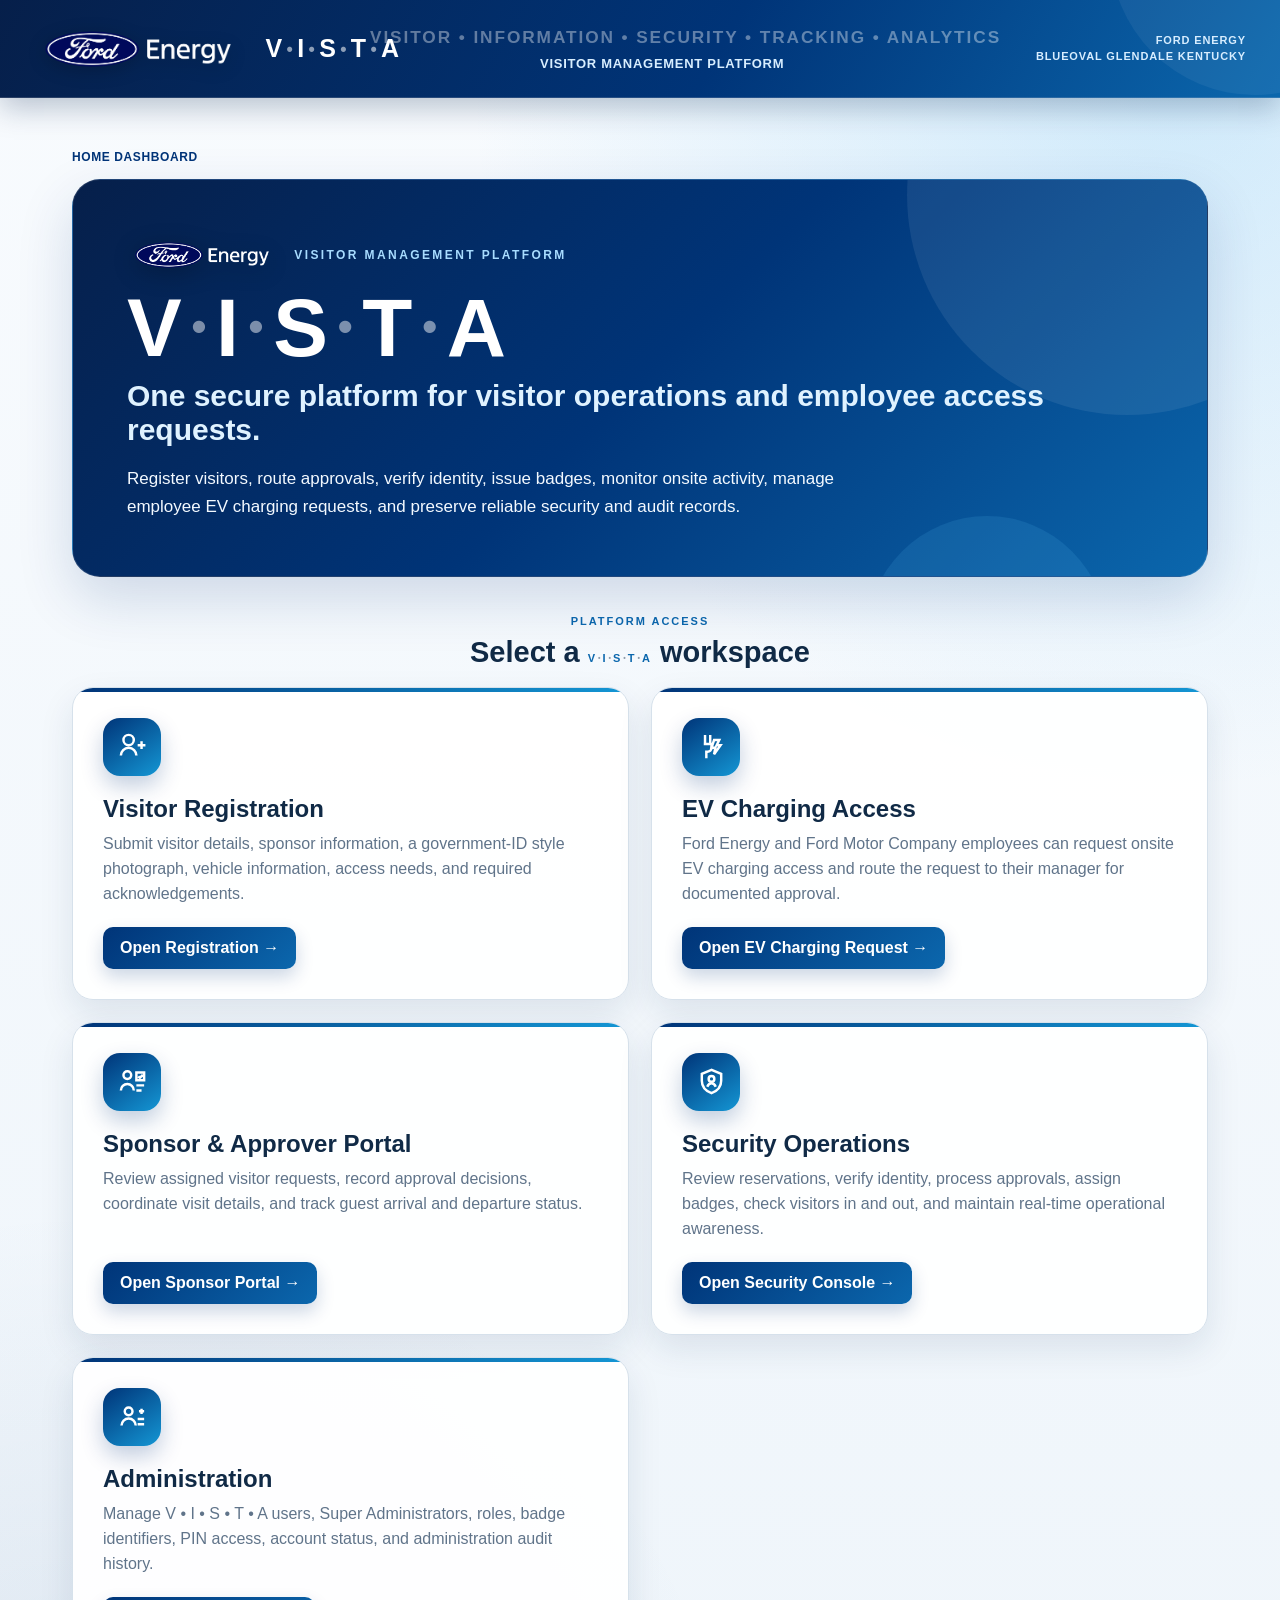
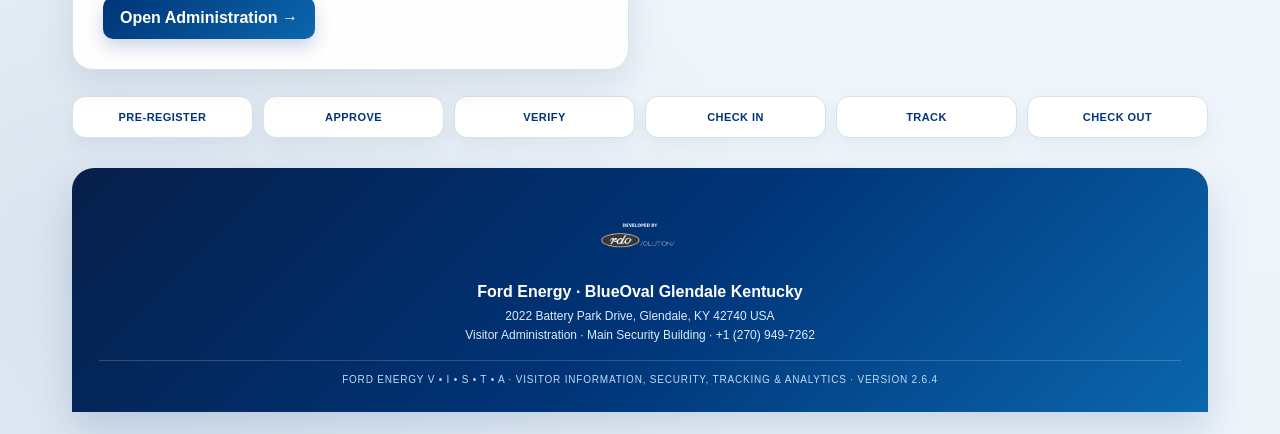
<file: index.html>
<!doctype html>
<html lang="en">
<head>
  <meta charset="utf-8">
  <meta name="viewport" content="width=device-width,initial-scale=1">
  <meta name="theme-color" content="#061f4a">
  <meta name="description" content="Ford Energy V • I • S • T • A — Visitor Information, Security, Tracking and Analytics for BlueOval Glendale, Kentucky.">
  <title>V • I • S • T • A | Home Dashboard</title>
  <link rel="icon" href="/Ford-Energy-VISTA/favicon.ico" sizes="any">
  <link rel="icon" type="image/png" sizes="32x32" href="/Ford-Energy-VISTA/favicon-32x32.png">
  <link rel="apple-touch-icon" href="/Ford-Energy-VISTA/apple-touch-icon.png">
  <link rel="manifest" href="/Ford-Energy-VISTA/site.webmanifest">
  <style>
    :root{--navy:#061f4a;--ford:#003478;--blue:#0b67ad;--bright:#1496d4;--ink:#102a46;--muted:#60748a;--line:#d6e1eb;--surface:rgba(255,255,255,.96);--shadow:0 22px 55px rgba(0,52,120,.16)}
    *{box-sizing:border-box}html{scroll-behavior:smooth}body{margin:0;min-height:100vh;font-family:Arial,Helvetica,sans-serif;color:var(--ink);background:radial-gradient(circle at 92% 4%,rgba(89,184,242,.25),transparent 31%),radial-gradient(circle at 7% 92%,rgba(0,52,120,.09),transparent 30%),linear-gradient(180deg,#f8fbfe 0%,#edf4fa 100%)}
    .vista-header{min-height:98px;background:linear-gradient(120deg,var(--navy),var(--ford) 56%,var(--blue));display:grid;grid-template-columns:minmax(310px,1fr) minmax(420px,2.2fr) minmax(220px,1fr);align-items:center;gap:26px;padding:14px 34px;color:#fff;box-shadow:0 10px 28px rgba(0,35,79,.26);position:relative;overflow:hidden;border-bottom:1px solid rgba(255,255,255,.15)}
    .vista-header:after{content:"";position:absolute;width:290px;height:290px;border-radius:50%;right:-120px;top:-195px;background:rgba(255,255,255,.055)}
    .header-brand{display:flex;align-items:center;gap:24px;position:relative;z-index:1}.vista-home-link{text-decoration:none;color:inherit;cursor:pointer;border-radius:10px;transition:opacity .2s ease,transform .2s ease}.vista-home-link:hover{opacity:.9;transform:translateY(-1px)}.vista-home-link:focus-visible{outline:2px solid #fff;outline-offset:5px}.header-brand img{height:58px;width:auto;filter:drop-shadow(0 4px 9px rgba(0,0,0,.2))}.vista-wordmark{display:inline-flex;align-items:center;white-space:nowrap;font-size:25px;font-weight:900;letter-spacing:.08em;line-height:1;color:#fff}.vista-dot{display:inline-block;color:rgba(255,255,255,.55);font-size:.72em;margin:0 .13em;transform:translateY(-.02em)}
    .header-center{text-align:center;position:relative;z-index:1}.vista-expansion{font-size:clamp(14px,1.35vw,20px);font-weight:800;letter-spacing:.11em;text-transform:uppercase;color:rgba(255,255,255,.38);white-space:nowrap}.page-description{font-size:13px;color:#d8eeff;font-weight:700;letter-spacing:.055em;margin-top:8px;text-transform:uppercase}
    .header-meta{position:relative;z-index:1;text-align:right;color:#d7edff;font-size:11px;font-weight:800;letter-spacing:.08em;text-transform:uppercase;line-height:1.45}
    .wrap{max-width:1180px;margin:30px auto 0;padding:22px}.breadcrumb{font-size:12px;font-weight:800;letter-spacing:.05em;text-transform:uppercase;color:var(--muted);margin:0 0 15px}.breadcrumb span{color:var(--ford)}
    .hero{position:relative;overflow:hidden;background:linear-gradient(135deg,var(--navy),var(--ford) 50%,var(--blue));color:#fff;padding:54px;border-radius:28px;box-shadow:var(--shadow);border:1px solid rgba(255,255,255,.12)}.hero:before,.hero:after{content:"";position:absolute;border-radius:50%;pointer-events:none}.hero:before{width:440px;height:440px;right:-140px;top:-205px;background:rgba(255,255,255,.075)}.hero:after{width:240px;height:240px;right:100px;bottom:-180px;background:rgba(80,181,235,.15)}
    .hero-content{position:relative;z-index:1}.eyebrow{font-size:12px;font-weight:900;letter-spacing:.2em;color:#a8dcff}.hero-brandline{display:flex;align-items:center;gap:17px;margin-bottom:14px}.hero-brandline img{height:42px;width:auto;filter:drop-shadow(0 5px 12px rgba(0,0,0,.24))}.hero-brandline span{font-size:12px;font-weight:900;letter-spacing:.2em;color:#a8dcff;text-transform:uppercase}.hero h1{display:flex;align-items:center;flex-wrap:nowrap;font-size:clamp(44px,6.5vw,82px);line-height:.92;margin:12px 0 14px;letter-spacing:.025em;white-space:nowrap}.hero h1 .vista-dot{font-size:.52em;margin:0 .18em;color:rgba(255,255,255,.48)}.hero h2{font-size:clamp(20px,2.5vw,30px);font-weight:600;color:#dff2ff;margin:0 0 18px}.hero p{font-size:17px;line-height:1.65;max-width:780px;margin:0;color:#f3f9ff}.hero-actions{display:flex;gap:12px;flex-wrap:wrap;margin-top:28px}.hero-actions a{display:inline-flex;align-items:center;gap:9px;padding:13px 18px;border-radius:11px;text-decoration:none;font-weight:800}.primary{background:#fff;color:var(--ford);box-shadow:0 10px 24px rgba(0,0,0,.18)}.secondary{color:#fff;border:1px solid rgba(255,255,255,.36);background:rgba(255,255,255,.10)}
    .section-label{text-align:center;margin:34px 0 18px}.section-label span{font-size:11px;font-weight:900;letter-spacing:.18em;color:var(--blue);text-transform:uppercase}.section-label h2{margin:7px 0 0;font-size:29px}.inline-wordmark{display:inline-flex;align-items:center;white-space:nowrap;font-weight:900;letter-spacing:.03em}.inline-wordmark .vista-dot{color:rgba(16,42,70,.45);font-size:.65em;margin:0 .12em}
    .cards{display:grid;grid-template-columns:repeat(2,1fr);gap:22px}.card{background:var(--surface);border:1px solid var(--line);border-radius:21px;padding:30px;box-shadow:0 14px 34px rgba(16,51,87,.1);transition:.2s;position:relative;overflow:hidden}.card:before{content:"";position:absolute;left:0;top:0;width:100%;height:4px;background:linear-gradient(90deg,var(--ford),var(--bright))}.card:hover{transform:translateY(-4px);box-shadow:0 20px 44px rgba(16,51,87,.16)}.icon{width:58px;height:58px;border-radius:17px;background:linear-gradient(145deg,var(--ford),var(--bright));display:grid;place-items:center;color:#fff;box-shadow:0 10px 22px rgba(0,52,120,.24)}.icon svg{width:31px;height:31px;stroke:currentColor;fill:none;stroke-width:1.9}.card h3{font-size:24px;margin:19px 0 8px}.card p{color:var(--muted);line-height:1.58;margin:0 0 20px;min-height:76px}.card a{display:inline-flex;align-items:center;gap:8px;background:linear-gradient(135deg,var(--ford),var(--blue));color:#fff;padding:12px 17px;border-radius:10px;text-decoration:none;font-weight:800;box-shadow:0 8px 18px rgba(0,52,120,.2)}
    .capabilities{display:grid;grid-template-columns:repeat(6,1fr);gap:10px;margin:26px 0 0}.capability{background:#fff;border:1px solid var(--line);border-radius:13px;padding:14px 8px;text-align:center;font-size:11px;font-weight:900;letter-spacing:.04em;color:var(--ford);box-shadow:0 8px 20px rgba(16,51,87,.06)}
    footer{margin-top:30px;background:linear-gradient(135deg,var(--navy),var(--ford) 52%,var(--blue));color:#fff;padding:27px;border-radius:22px 22px 0 0;text-align:center;box-shadow:0 18px 40px rgba(0,52,120,.16)}footer img{height:72px;max-width:min(390px,86vw);object-fit:contain}.footer-title{font-weight:800;margin-top:12px}.footer-copy{font-size:12px;line-height:1.6;color:#d9edfc;margin-top:6px}.footer-meta{border-top:1px solid rgba(255,255,255,.18);padding-top:13px;margin-top:15px;font-size:10px;color:#bcdcf4;letter-spacing:.08em}
    @media(max-width:1050px){.cards{grid-template-columns:1fr 1fr}}
    @media(max-width:900px){.vista-header{grid-template-columns:1fr auto;min-height:88px}.header-center{grid-column:1/-1;grid-row:2}.vista-expansion{white-space:normal;font-size:12px}.page-description{font-size:10px;margin-top:5px}.header-meta{font-size:9px}.wrap{margin-top:24px}.capabilities{grid-template-columns:repeat(3,1fr)}}
    @media(max-width:700px){.vista-header{padding:12px 16px;gap:10px}.header-brand{gap:15px}.header-brand img{height:43px}.vista-wordmark{font-size:18px;letter-spacing:.04em}.vista-wordmark .vista-dot{margin:0 .08em}.header-meta{display:none}.hero{padding:34px 25px;border-radius:22px}.hero h1{font-size:clamp(30px,9vw,48px)}.hero h1 .vista-dot{margin:0 .1em}.hero p{font-size:15px}.cards{grid-template-columns:1fr}.card p{min-height:0}.capabilities{grid-template-columns:repeat(2,1fr)}}
  @media(max-width:700px){.hero-brandline{gap:12px}.hero-brandline img{height:34px}.hero-brandline span{font-size:10px;letter-spacing:.14em}}
  </style>
</head>
<body>
  <header class="vista-header">
    <a class="header-brand vista-home-link" href="https://kyblueoval.github.io/Ford-Energy-VISTA/" aria-label="Return to VISTA Home Dashboard"><img src="shared/assets/ford-energy-primary-logo.png" alt="Ford Energy"><span class="vista-wordmark" aria-label="VISTA">V<span class="vista-dot" aria-hidden="true">•</span>I<span class="vista-dot" aria-hidden="true">•</span>S<span class="vista-dot" aria-hidden="true">•</span>T<span class="vista-dot" aria-hidden="true">•</span>A</span></a>
    <div class="header-center"><div class="vista-expansion">Visitor • Information • Security • Tracking • Analytics</div><div class="page-description">Visitor Management Platform</div></div>
    <div class="header-meta">Ford Energy<br>BlueOval Glendale Kentucky</div>
  </header>

  <main class="wrap">
    <nav class="breadcrumb" aria-label="Breadcrumb"><span aria-current="page">Home Dashboard</span></nav>
    <section class="hero">
      <div class="hero-content">
        <div class="hero-brandline"><img src="shared/assets/ford-energy-primary-logo.png" alt="Ford Energy"><span>Visitor Management Platform</span></div>
        <h1 aria-label="VISTA">V<span class="vista-dot" aria-hidden="true">•</span>I<span class="vista-dot" aria-hidden="true">•</span>S<span class="vista-dot" aria-hidden="true">•</span>T<span class="vista-dot" aria-hidden="true">•</span>A</h1>
        <h2>One secure platform for visitor operations and employee access requests.</h2>
        <p>Register visitors, route approvals, verify identity, issue badges, monitor onsite activity, manage employee EV charging requests, and preserve reliable security and audit records.</p>
      </div>
    </section>

    <div class="section-label"><span>Platform Access</span><h2>Select a <span class="inline-wordmark" aria-label="VISTA">V<span class="vista-dot" aria-hidden="true">•</span>I<span class="vista-dot" aria-hidden="true">•</span>S<span class="vista-dot" aria-hidden="true">•</span>T<span class="vista-dot" aria-hidden="true">•</span>A</span> workspace</h2></div>
    <section class="cards">
      <article class="card"><div class="icon"><svg viewBox="0 0 24 24"><path d="M15 19a6 6 0 0 0-12 0"/><circle cx="9" cy="7" r="4"/><path d="M19 8v6M16 11h6"/></svg></div><h3>Visitor Registration</h3><p>Submit visitor details, sponsor information, a government-ID style photograph, vehicle information, access needs, and required acknowledgements.</p><a href="public-registration/">Open Registration →</a></article>
      <article class="card"><div class="icon"><svg viewBox="0 0 24 24"><path d="M7 3v7M11 3v7M6 10h6v3a3 3 0 0 1-3 3H8v5"/><path d="M14 7h4l-2 4h3l-5 7 1-5h-3l2-6Z"/></svg></div><h3>EV Charging Access</h3><p>Ford Energy and Ford Motor Company employees can request onsite EV charging access and route the request to their manager for documented approval.</p><a href="ev-charging-request/">Open EV Charging Request →</a></article>
      <article class="card"><div class="icon"><svg viewBox="0 0 24 24"><circle cx="8" cy="7" r="3"/><path d="M3 19a5 5 0 0 1 10 0M15 5h6v6h-6zM16.5 8l1.2 1.2L20 6.9M15 15h6M15 19h4"/></svg></div><h3>Sponsor &amp; Approver Portal</h3><p>Review assigned visitor requests, record approval decisions, coordinate visit details, and track guest arrival and departure status.</p><a href="sponsor-portal/">Open Sponsor Portal →</a></article>
      <article class="card"><div class="icon"><svg viewBox="0 0 24 24"><path d="M12 3 4.5 6v5.4c0 4.7 3 7.9 7.5 9.6 4.5-1.7 7.5-4.9 7.5-9.6V6L12 3Z"/><circle cx="12" cy="10" r="2.2"/><path d="M8.7 16c.8-1.8 2-2.7 3.3-2.7s2.5.9 3.3 2.7"/></svg></div><h3>Security Operations</h3><p>Review reservations, verify identity, process approvals, assign badges, check visitors in and out, and maintain real-time operational awareness.</p><a href="security-console/">Open Security Console →</a></article>
      <article class="card"><div class="icon"><svg viewBox="0 0 24 24"><circle cx="9" cy="8" r="3"/><path d="M3.5 19a5.5 5.5 0 0 1 11 0M17 8h4M19 6v4M16 14h5M16 18h5"/></svg></div><h3>Administration</h3><p>Manage V • I • S • T • A users, Super Administrators, roles, badge identifiers, PIN access, account status, and administration audit history.</p><a href="admin-console/">Open Administration →</a></article>
    </section>

    <section class="capabilities" aria-label="VISTA capabilities"><div class="capability">PRE-REGISTER</div><div class="capability">APPROVE</div><div class="capability">VERIFY</div><div class="capability">CHECK IN</div><div class="capability">TRACK</div><div class="capability">CHECK OUT</div></section>

    <footer><img src="shared/assets/ford-energy-bwrdo.png" alt="BlueOval Rechargeable Development Operations"><div class="footer-title">Ford Energy · BlueOval Glendale Kentucky</div><div class="footer-copy">2022 Battery Park Drive, Glendale, KY 42740 USA<br>Visitor Administration · Main Security Building · +1 (270) 949-7262</div><div class="footer-meta">FORD ENERGY V • I • S • T • A · VISITOR INFORMATION, SECURITY, TRACKING &amp; ANALYTICS · VERSION 2.6.4</div></footer>
  </main>
</body>
</html>
</file>
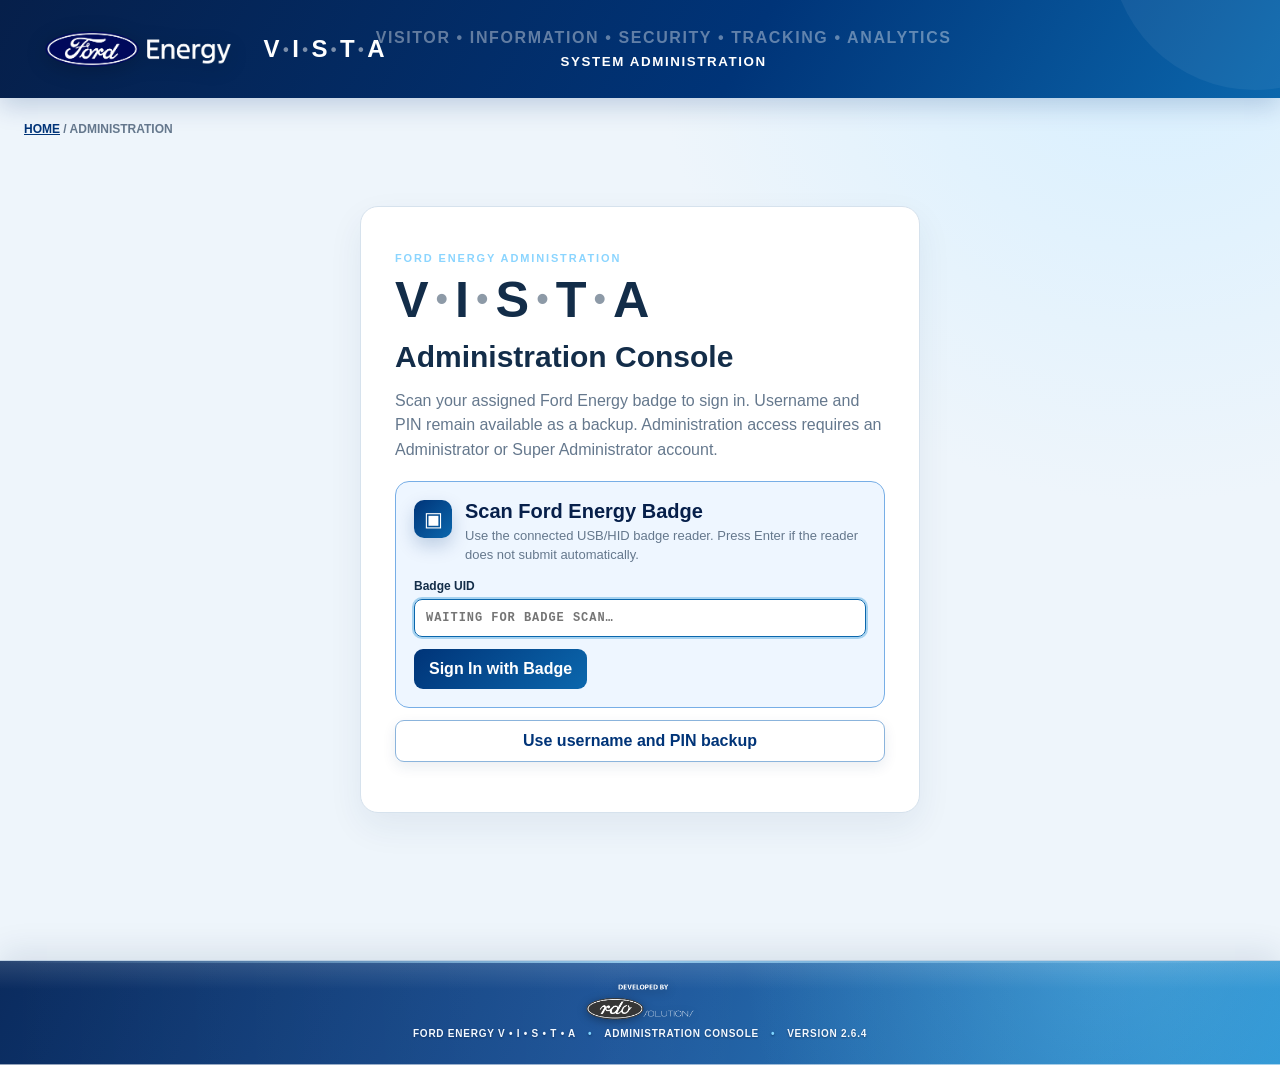
<file: admin-console/index.html>
<!doctype html>
<html lang="en"><head><meta charset="utf-8"><meta name="viewport" content="width=device-width,initial-scale=1"><title>V • I • S • T • A | Administration</title>
<link rel="icon" href="../favicon.ico"><link rel="icon" type="image/png" sizes="32x32" href="../favicon-32x32.png"><link rel="apple-touch-icon" href="../apple-touch-icon.png"><link rel="manifest" href="../site.webmanifest"><link rel="stylesheet" href="styles.css?v=2.6.1"><link rel="stylesheet" href="sponsor-governance.css?v=25200"><link rel="stylesheet" href="permanent-badge.css?v=25600"><link rel="stylesheet" href="leadership.css?v=26400"><link rel="stylesheet" href="ev-decision.css?v=26100">
<style>
  .vista-product-wordmark{
    display:inline-flex;
    align-items:center;
    white-space:nowrap;
    font:inherit;
    font-weight:900;
    letter-spacing:.055em;
    line-height:1;
  }
  .vista-product-dot{
    display:inline-block;
    color:currentColor;
    opacity:.48;
    font-size:.68em;
    margin:0 .13em;
    transform:translateY(-.02em);
  }
  .product-module-lockup{
    display:flex;
    flex-direction:column;
    align-items:flex-start;
    gap:.42rem;
  }
  .product-module-lockup .vista-product-wordmark{
    font-size:clamp(2rem,4vw,3.15rem);
    color:inherit;
  }
  .product-module-name{
    margin:0;
    font-size:clamp(1.35rem,2.2vw,2rem);
    line-height:1.15;
  }
  .hero-title-lockup .vista-product-wordmark{
    font-size:clamp(3.35rem,7vw,5.8rem);
    color:#fff;
  }
  .hero-title-lockup .vista-product-dot{
    opacity:.52;
  }
  .vista-global-header .vista-product-wordmark,
  .vista-header .vista-product-wordmark{
    color:#fff;
  }
  @media(max-width:700px){
    .vista-global-header .vista-product-wordmark,
    .vista-header .vista-product-wordmark{
      font-size:.92em;
      letter-spacing:.025em;
    }
    .vista-product-dot{margin:0 .08em}
  }
</style>

</head><body>
<header class="vista-header"><a class="brand" href="https://kyblueoval.github.io/Ford-Energy-VISTA/"><img src="../shared/assets/ford-energy-primary-logo.png" alt="Ford Energy"><b><span class="vista-product-wordmark" aria-label="VISTA">V<span class="vista-product-dot" aria-hidden="true">•</span>I<span class="vista-product-dot" aria-hidden="true">•</span>S<span class="vista-product-dot" aria-hidden="true">•</span>T<span class="vista-product-dot" aria-hidden="true">•</span>A</span></b></a><div class="center"><div>Visitor • Information • Security • Tracking • Analytics</div><small>System Administration</small></div><div class="session"><img id="sessionAvatar" class="session-avatar hidden" alt="Signed-in user badge photo"><span id="sessionUser"></span><button id="logoutBtn" class="hidden">Sign Out</button></div></header>
<main><nav class="crumb"><a href="../">Home</a> / Administration</nav>
<section id="loginView" class="login card">
  <p class="eyebrow">FORD ENERGY ADMINISTRATION</p>
  <div class="product-module-lockup"><span class="vista-product-wordmark" aria-label="VISTA">V<span class="vista-product-dot" aria-hidden="true">•</span>I<span class="vista-product-dot" aria-hidden="true">•</span>S<span class="vista-product-dot" aria-hidden="true">•</span>T<span class="vista-product-dot" aria-hidden="true">•</span>A</span><h1 class="product-module-name">Administration Console</h1></div>
  <p class="login-intro">Scan your assigned Ford Energy badge to sign in. Username and PIN remain available as a backup. Administration access requires an Administrator or Super Administrator account.</p>
  <div id="badgeLoginPanel" class="login-method primary-login">
    <div class="method-heading"><div class="login-method-icon">▣</div><div><h2>Scan Ford Energy Badge</h2><p>Use the connected USB/HID badge reader. Press Enter if the reader does not submit automatically.</p></div></div>
    <label>Badge UID<input id="loginBadgeUid" autocomplete="off" autocapitalize="characters" spellcheck="false" placeholder="Waiting for badge scan…"></label>
    <button id="badgeLoginBtn">Sign In with Badge</button>
  </div>
  <button id="showPinLoginBtn" class="login-switch" type="button">Use username and PIN backup</button>
  <div id="pinLoginPanel" class="login-method backup-login hidden">
    <h2>Backup PIN Access</h2>
    <label>Username<input id="username" autocomplete="username" placeholder="Assigned VISTA username"></label>
    <label>PIN<input id="pin" type="password" inputmode="numeric" autocomplete="current-password" placeholder="PIN"></label>
    <button id="loginBtn">Sign In with PIN</button>
    <button id="showBadgeLoginBtn" class="login-switch" type="button">Return to badge scan</button>
  </div>
  <p id="loginMsg" class="error" role="alert"></p>
</section>
<section id="appView" class="hidden"><div class="hero"><div><p class="eyebrow">IDENTITY & ACCESS MANAGEMENT</p><h1>Administration</h1><p>Manage V • I • S • T • A users, roles, badges, account status, and access PINs.</p></div><button id="addBtn">+ Add User</button></div>
<section class="card analytics-panel"><div class="analytics-head"><div><p class="eyebrow">OPERATIONAL INTELLIGENCE</p><h2><span class="vista-product-wordmark" aria-label="VISTA">V<span class="vista-product-dot" aria-hidden="true">•</span>I<span class="vista-product-dot" aria-hidden="true">•</span>S<span class="vista-product-dot" aria-hidden="true">•</span>T<span class="vista-product-dot" aria-hidden="true">•</span>A</span> Analytics</h2><p id="analyticsGenerated">Loading operational metrics…</p></div><div class="analytics-controls"><label>Reporting period<select id="analyticsRange"><option value="7">Last 7 days</option><option value="30" selected>Last 30 days</option><option value="90">Last 90 days</option><option value="365">Last 12 months</option></select></label><button id="analyticsRefresh" type="button">Refresh Analytics</button></div></div><div class="analytics-kpis"><article><span>Visits</span><b id="anVisits">0</b></article><article><span>Approval Rate</span><b id="anApproval">0%</b></article><article><span>Currently Onsite</span><b id="anOnsite">0</b></article><article><span>Avg. Visit Duration</span><b id="anDuration">0m</b></article><article><span>Peak Arrival</span><b id="anPeak">—</b></article><article><span>Escalated Handoffs</span><b id="anEscalated">0</b></article></div><div class="analytics-grid"><article class="analytics-card"><h3>Visit Outcomes</h3><div id="statusChart" class="bar-chart"></div></article><article class="analytics-card"><h3>Daily Visit Volume</h3><div id="dailyChart" class="column-chart"></div></article><article class="analytics-card"><h3>Top Sponsors</h3><div id="sponsorChart" class="bar-chart"></div></article><article class="analytics-card"><h3>Badge &amp; Handoff Health</h3><div id="operationsHealth" class="health-grid"></div></article></div><article class="analytics-card sponsor-scorecard"><div class="scorecard-head"><div><p class="eyebrow">EXECUTIVE GOVERNANCE</p><h3>Sponsor &amp; Approver Performance</h3></div><span id="advanceNoticeStandard">Advance notice standard</span></div><div id="governanceKpis" class="governance-kpis"></div><div class="scorecard-table-wrap"><table><thead><tr><th>Sponsor / Approver</th><th>Requests</th><th>On-Time</th><th>Late</th><th>Compliance</th><th>Manual</th><th>Avg. Response</th><th>Avg. Lead</th></tr></thead><tbody id="sponsorPerformanceRows"></tbody></table></div></article><p id="analyticsError" class="error hidden"></p></section>
<section class="admin-launchpad" aria-labelledby="adminLaunchpadTitle"><div class="admin-launchpad-head"><div><p class="eyebrow">ADMINISTRATION WORKSPACES</p><h2 id="adminLaunchpadTitle">Choose a management area</h2><p>Open one focused workspace at a time. Analytics remains available above as your operational overview.</p></div><button id="adminDashboardReset" class="secondary hidden" type="button">Close Workspace</button></div><div class="admin-launch-grid" role="tablist" aria-label="Administration workspaces">
<button id="navCommunications" class="admin-launch-card" type="button" role="tab" aria-selected="false" aria-controls="workspaceCommunications" data-admin-target="communications"><span class="admin-launch-icon">!</span><span class="admin-launch-copy"><b>Security Operations Communication</b><small>Publish alerts, attach images, and review acknowledgements.</small></span><span id="navBroadcastCount" class="admin-launch-status">Alerts</span><span class="admin-launch-arrow">Open →</span></button>
<button id="navSponsorGovernance" class="admin-launch-card" type="button" role="tab" aria-selected="false" aria-controls="workspaceSponsorGovernance" data-admin-target="sponsors"><span class="admin-launch-icon">✓</span><span class="admin-launch-copy"><b>Sponsor Approval Governance</b><small>Monitor pending reviews, reminders, escalation, and delegated coverage.</small></span><span id="navSponsorPending" class="admin-launch-status admin-launch-attention">0 pending</span><span class="admin-launch-arrow">Open →</span></button>
<button id="navReports" class="admin-launch-card" type="button" role="tab" aria-selected="false" aria-controls="workspaceReports" data-admin-target="reports"><span class="admin-launch-icon">↗</span><span class="admin-launch-copy"><b>Reports &amp; Exports</b><small>Generate controlled operational reports and CSV exports.</small></span><span class="admin-launch-status">7 report types</span><span class="admin-launch-arrow">Open →</span></button>
<button id="navDirectory" class="admin-launch-card" type="button" role="tab" aria-selected="false" aria-controls="workspaceDirectory" data-admin-target="directory"><span class="admin-launch-icon admin-launch-icon-text">ID</span><span class="admin-launch-copy"><b>VISTA Active Directory</b><small>Manage users, roles, account locks, photos, badges, and PINs.</small></span><span id="navUserCount" class="admin-launch-status">0 users</span><span class="admin-launch-arrow">Open →</span></button>
<button id="navBadges" class="admin-launch-card" type="button" role="tab" aria-selected="false" aria-controls="workspaceBadges" data-admin-target="badges"><span class="admin-launch-icon">▣</span><span class="admin-launch-copy"><b>Badge Inventory</b><small>Maintain visitor credential numbers, UIDs, and availability.</small></span><span id="navBadgeCount" class="admin-launch-status">0 badges</span><span class="admin-launch-arrow">Open →</span></button>
<button id="navPermanentBadges" class="admin-launch-card" type="button" role="tab" aria-selected="false" aria-controls="workspacePermanentBadges" data-admin-target="permanentbadges"><span class="admin-launch-icon admin-launch-icon-text">PB</span><span class="admin-launch-copy"><b>Permanent Badge Authorizations</b><small>Track Sponsor-approved permanent credentials and Global Security processing.</small></span><span id="navPermanentBadgeCount" class="admin-launch-status admin-launch-attention">0 pending</span><span class="admin-launch-arrow">Open →</span></button>
<button id="navEV" class="admin-launch-card" type="button" role="tab" aria-selected="false" aria-controls="workspaceEV" data-admin-target="ev"><span class="admin-launch-icon">⚡</span><span class="admin-launch-copy"><b>EV Charging Access Control</b><small>Review employee requests and Facilities delivery status.</small></span><span id="navEVPending" class="admin-launch-status admin-launch-attention">0 pending</span><span class="admin-launch-arrow">Open →</span></button>
<button id="navActivity" class="admin-launch-card" type="button" role="tab" aria-selected="false" aria-controls="workspaceActivity" data-admin-target="activity"><span class="admin-launch-icon">≡</span><span class="admin-launch-copy"><b>VISTA Activity Logs</b><small>Review recent audited Administration actions and outcomes.</small></span><span class="admin-launch-status">Audited history</span><span class="admin-launch-arrow">Open →</span></button>
</div></section>
<section id="workspaceSponsorGovernance" class="card sponsor-governance admin-workspace hidden" data-admin-workspace="sponsors" role="tabpanel" aria-labelledby="navSponsorGovernance"><div class="sponsor-governance-head"><div><p class="eyebrow">SPONSOR APPROVAL GOVERNANCE</p><h2>Review Coverage, Reminders &amp; Escalation</h2><p id="sponsorGovernanceGenerated">Loading sponsor accountability…</p></div><div class="sponsor-governance-actions"><button id="addAdminDelegation" class="secondary" type="button">+ Add Coverage</button><button id="runSponsorReminderCycle" type="button">Run Reminder Cycle</button></div></div><div id="sponsorReminderSettings" class="sponsor-settings"></div><div class="sponsor-governance-kpis"><article><b id="sgPending">0</b><span>Pending Reviews</span></article><article><b id="sgReminderDue">0</b><span>Reminder Due</span></article><article class="attention"><b id="sgEscalated">0</b><span>Escalated</span></article><article><b id="sgDelegations">0</b><span>Active Coverage</span></article></div><div class="sponsor-governance-grid"><section><div class="sponsor-section-head"><h3>Pending Sponsor Reviews</h3><button id="sponsorGovernanceRefresh" class="secondary" type="button">Refresh</button></div><div id="sponsorPendingRows" class="sponsor-pending-list"></div><p id="sponsorPendingEmpty" class="analytics-empty">No visitor requests are pending sponsor review.</p></section><section><div class="sponsor-section-head"><h3>Delegated Coverage</h3></div><div id="adminDelegationRows" class="admin-delegation-list"></div><p id="adminDelegationEmpty" class="analytics-empty">No sponsor coverage assignments are recorded.</p></section></div><p id="sponsorGovernanceError" class="error hidden"></p></section>
<section id="workspaceCommunications" class="card broadcast-panel admin-workspace hidden" data-admin-workspace="communications" role="tabpanel" aria-labelledby="navCommunications"><div class="broadcast-head"><div><p class="eyebrow">SECURITY OPERATIONS COMMUNICATION</p><h2>Alert &amp; Notification Broadcasts</h2><p>Publish persistent, acknowledged communications to Security Operations.</p></div><span class="broadcast-state">Audited delivery</span></div><form id="broadcastForm" class="broadcast-form"><label>Alert title<input id="broadcastTitle" maxlength="180" required placeholder="Example: Temporary access restriction"></label><label>Priority<select id="broadcastSeverity"><option>Info</option><option selected>Medium</option><option>High</option><option>Critical</option></select></label><label>Effective date and time<input id="broadcastEffective" type="datetime-local" required></label><label>Optional expiration<input id="broadcastExpires" type="datetime-local"></label><label class="wide">Alert information<textarea id="broadcastMessage" maxlength="4000" required placeholder="Enter the information Security Operations must review and acknowledge."></textarea></label><label class="wide broadcast-photo">Optional image attachment<input id="broadcastPhoto" type="file" accept="image/jpeg,image/png,image/webp" capture="environment"><span id="broadcastPhotoState">JPG, PNG, or WebP · stored in the configured incident photo folder</span></label><div class="wide broadcast-submit"><button id="publishBroadcast" type="submit">Publish to Security Operations</button><p id="broadcastMsg" class="error"></p></div></form><div class="broadcast-history-head"><h3>Published alerts</h3><button id="broadcastRefresh" class="secondary" type="button">Refresh</button></div><div id="broadcastRows" class="broadcast-list"></div><p id="broadcastEmpty" class="analytics-empty">No Administration alerts have been published.</p></section>
<section id="workspaceReports" class="card reporting-panel admin-workspace hidden" data-admin-workspace="reports" role="tabpanel" aria-labelledby="navReports"><div class="reporting-head"><div><p class="eyebrow">MANAGEMENT REPORTING</p><h2>Reports &amp; Export</h2><p>Create controlled operational extracts for review, reconciliation, and recordkeeping.</p></div><span class="report-security">Authorized VISTA data</span></div><div class="report-controls"><label>Report type<select id="reportType"><option value="summary">Operational Summary</option><option value="visitors">Visitor Activity</option><option value="sponsor-performance">Sponsor / Approver Performance</option><option value="leadership-outlook">Two-Week Leadership Outlook</option><option value="badges">Badge Inventory</option><option value="handoffs">Shift Handoffs</option><option value="audit">Audit Log</option></select></label><label>Reporting period<select id="reportRange"><option value="7">Last 7 days</option><option value="30" selected>Last 30 days</option><option value="90">Last 90 days</option><option value="365">Last 12 months</option></select></label><label>Optional filter<input id="reportQuery" placeholder="Filter generated rows"></label><button id="generateReport" type="button">Generate Preview</button></div><div id="reportPreview" class="report-preview hidden"><div class="report-preview-head"><div><img src="../shared/assets/ford-energy-primary-logo.png" alt="Ford Energy"><div><h3 id="reportTitle"><span class="vista-product-wordmark" aria-label="VISTA">V<span class="vista-product-dot" aria-hidden="true">•</span>I<span class="vista-product-dot" aria-hidden="true">•</span>S<span class="vista-product-dot" aria-hidden="true">•</span>T<span class="vista-product-dot" aria-hidden="true">•</span>A</span> Report</h3><p id="reportMeta"></p></div></div><div class="report-actions"><button id="exportCsv" type="button">Export CSV</button><button id="printReport" class="secondary" type="button">Print Report</button></div></div><div class="report-table-wrap"><table><thead id="reportHead"></thead><tbody id="reportRows"></tbody></table></div><p id="reportFoot"></p></div><p id="reportError" class="error hidden"></p></section>
<section id="workspaceDirectory" class="admin-workspace hidden" data-admin-workspace="directory" role="tabpanel" aria-labelledby="navDirectory">
<div class="kpis"><article><b id="kTotal">0</b><span>Total Users</span></article><article><b id="kActive">0</b><span>Active</span></article><article><b id="kAdmins">0</b><span>Administrators</span></article><article><b id="kDisabled">0</b><span>Disabled</span></article><article class="locked-kpi"><b id="kLocked">0</b><span>Locked Accounts</span></article></div>
<section class="card toolbar"><input id="search" placeholder="Search name, email, employee ID, badge or role"><select id="roleFilter"><option value="">All roles</option><option>Super Administrator</option><option>Admin</option><option>Security Supervisor</option><option>Security</option><option>FrontDesk</option><option>Sponsor</option><option>Approver</option><option>Reporting</option><option>Read Only</option></select><select id="activeFilter"><option value="">All status</option><option value="active">Active</option><option value="disabled">Disabled</option></select><button id="refreshBtn">Refresh</button></section>
<section class="card table-card"><table><thead><tr><th>User</th><th>Role</th><th>Department</th><th>Badge UID</th><th>Status</th><th></th></tr></thead><tbody id="rows"></tbody></table><div id="empty" class="empty hidden">No users match the current filters.</div></section></section>
<section id="workspaceBadges" class="card badge-inventory admin-workspace hidden" data-admin-workspace="badges" role="tabpanel" aria-labelledby="navBadges"><div class="section-head"><div><p class="eyebrow">VISITOR CREDENTIAL CONTROL</p><h2>Badge Inventory</h2></div><button id="addBadgeBtn">+ Add Badge</button></div><div class="badge-kpis"><span><b id="bTotal">0</b>Total</span><span><b id="bAvailable">0</b>Available</span><span><b id="bIssued">0</b>Issued</span><span><b id="bUnavailable">0</b>Unavailable</span></div><div class="badge-toolbar"><input id="badgeSearch" placeholder="Search badge number, UID, visit ID or notes"><select id="badgeStatusFilter"><option value="">All badge statuses</option><option>Available</option><option>Issued</option><option>Lost</option><option>Broken</option><option>Disabled</option></select><button id="badgeRefresh" class="secondary">Refresh</button></div><div class="badge-table"><table><thead><tr><th>Badge</th><th>UID</th><th>Status</th><th>Current Visit</th><th>Last Returned</th><th></th></tr></thead><tbody id="badgeRows"></tbody></table><div id="badgeEmpty" class="empty hidden">No badges match the current filters.</div></div></section>
<section id="workspacePermanentBadges" class="card permanent-badge-admin admin-workspace hidden" data-admin-workspace="permanentbadges" role="tabpanel" aria-labelledby="navPermanentBadges"><div class="permanent-badge-head"><div><p class="eyebrow">GLOBAL SECURITY CREDENTIAL WORKFLOW</p><h2>Approved Permanent Badge Requests</h2><p id="permanentBadgeGenerated">Loading Sponsor-authorized credentials…</p></div><button id="permanentBadgeRefresh" type="button">Refresh Requests</button></div><div class="permanent-badge-kpis"><article><b id="pbTotal">0</b><span>Total Requests</span></article><article class="attention"><b id="pbPending">0</b><span>Pending Security</span></article><article><b id="pbProduction">0</b><span>In Production</span></article><article><b id="pbIssued">0</b><span>Issued</span></article></div><div class="permanent-badge-toolbar"><input id="permanentBadgeSearch" placeholder="Search visitor, company, sponsor, badge type, request, or confirmation"><select id="permanentBadgeStatus"><option value="">All processing statuses</option><option selected>Authorized - Pending Security Processing</option><option>In Production</option><option>Issued</option><option>Closed</option><option>Cancelled</option></select><button id="permanentBadgeSearchBtn" type="button">Search</button></div><div id="permanentBadgeRows" class="permanent-badge-list"></div><p id="permanentBadgeEmpty" class="analytics-empty">No permanent badge requests match the current filters.</p><p id="permanentBadgeError" class="error hidden"></p></section>
<section id="workspaceEV" class="card ev-approval-panel admin-workspace hidden" data-admin-workspace="ev" role="tabpanel" aria-labelledby="navEV"><div class="ev-approval-head"><div><p class="eyebrow">EV CHARGING ACCESS CONTROL</p><h2>Employee Charging Requests</h2><p>Review pending employee requests, record an Administration decision, and monitor Facilities delivery.</p></div><button id="evRefresh" type="button">Refresh Requests</button></div><div class="ev-admin-kpis"><article><b id="evTotal">0</b><span>Total</span></article><article><b id="evPending">0</b><span>Pending Approval</span></article><article><b id="evApproved">0</b><span>Approved</span></article><article><b id="evDenied">0</b><span>Denied</span></article></div><div class="ev-admin-toolbar"><input id="evSearch" placeholder="Search employee, CDSID, manager, confirmation, or plate"><select id="evStatus"><option value="">All request statuses</option><option selected>Pending Manager Approval</option><option>Approved</option><option>Denied</option></select><button id="evSearchBtn" type="button">Search</button></div><div id="evRequestRows" class="ev-request-list"></div><p id="evRequestEmpty" class="analytics-empty">No EV charging requests match the current filters.</p><p id="evRequestError" class="error hidden"></p></section>
<section id="workspaceActivity" class="card audit admin-workspace hidden" data-admin-workspace="activity" role="tabpanel" aria-labelledby="navActivity"><div class="section-head"><div><p class="eyebrow">AUDIT &amp; ACCOUNTABILITY</p><h2>Recent Administration Activity</h2></div><button id="auditRefresh">Refresh</button></div><div id="auditRows"></div></section></section></main>
<dialog id="userDialog"><form method="dialog" id="userForm"><div class="dialog-head"><h2 id="dialogTitle">Add User</h2><button id="userDialogClose" type="button" class="close" aria-label="Close edit user dialog">×</button></div><input type="hidden" id="userId"><div class="form-grid"><label>Full name<input id="fullName" required></label><label>Employee ID<input id="employeeId"></label><label>Email<input id="email" type="email"></label><label>Username<input id="userName" required></label><label>Role<select id="role" required><option>Super Administrator</option><option>Admin</option><option>Security Supervisor</option><option>Security</option><option>FrontDesk</option><option>Sponsor</option><option>Approver</option><option>Reporting</option><option>Read Only</option></select></label><label>Department<input id="department"></label><label>Company<input id="company" value="Ford Energy"></label><label>Badge UID(s)<input id="badgeUid" placeholder="Multiple UIDs separated by :"></label><div class="photo-editor wide"><div class="photo-preview-wrap"><img id="userPhotoPreview" class="user-photo-preview hidden" alt="Badge photo preview"><div id="userPhotoPlaceholder" class="user-photo-placeholder">No badge photo</div></div><div class="photo-controls"><label>Badge photo<input id="userPhoto" type="file" accept="image/jpeg,image/png,image/webp" capture="user"></label><p>Upload the employee badge photograph. V • I • S • T • A will resize it and save it to the configured shared Google Drive folder.</p><button id="removePhotoBtn" class="secondary" type="button">Remove Photo</button></div></div><label class="wide">New PIN <input id="newPin" type="password" inputmode="numeric" placeholder="Required for new users; blank keeps existing PIN"></label><label class="wide">Notes<textarea id="notes"></textarea></label><label class="check wide"><input id="active" type="checkbox" checked> Active account</label></div><div class="dialog-actions"><button id="userDialogCancel" type="button" class="secondary">Cancel</button><button id="saveBtn" type="submit">Save User</button></div><p id="formMsg" class="error"></p></form></dialog>
<dialog id="badgeDialog"><form method="dialog" id="badgeForm"><div class="dialog-head"><h2 id="badgeDialogTitle">Add Visitor Badge</h2><button id="badgeDialogClose" type="button" class="close" aria-label="Close badge dialog">×</button></div><div class="form-grid"><label>Badge number<input id="badgeNumber" required placeholder="Example: 0017"></label><label>Badge UID<input id="inventoryBadgeUid" required autocomplete="off" placeholder="Scan or enter UID"></label><label>Status<select id="inventoryBadgeStatus"><option>Available</option><option>Lost</option><option>Broken</option><option>Disabled</option></select></label><label class="wide">Notes<textarea id="badgeNotes" placeholder="Condition, storage location, or replacement notes"></textarea></label></div><div class="dialog-actions"><button id="badgeDialogCancel" type="button" class="secondary">Cancel</button><button id="saveBadgeBtn" type="submit">Save Badge</button></div><p id="badgeFormMsg" class="error"></p></form></dialog>
<dialog id="evDecisionDialog" class="ev-decision-dialog"><form method="dialog" id="evDecisionForm"><div class="ev-decision-hero"><div><p class="eyebrow">EV CHARGING ACCESS</p><h2 id="evDecisionTitle">Review Request</h2><p>Review the employee, vehicle, and manager record before recording the access decision.</p></div><button id="evDecisionClose" type="button" class="close" aria-label="Close EV decision dialog">×</button></div><div class="ev-decision-body"><div id="evDecisionSummary" class="ev-decision-summary"></div><label class="ev-decision-comments"><span>Decision comments</span><textarea id="evDecisionComments" maxlength="2000" placeholder="Optional for approval; required when denying the request."></textarea><small>Document restrictions, Facilities instructions, or the reason for denial.</small></label><div class="ev-decision-warning"><b>Automated notification workflow</b><span>The employee receives the decision by email. Approved requests also trigger the configured Facilities notification and onboarding Badge UID lookup.</span></div><p id="evDecisionMsg" class="error"></p></div><div class="dialog-actions ev-decision-actions"><button id="evDecisionCancel" type="button" class="secondary">Cancel</button><button id="evDecisionConfirm" type="submit">Confirm Decision</button></div></form></dialog>
<dialog id="broadcastImageDialog" class="broadcast-image-dialog"><div class="dialog-head"><h2 id="broadcastImageTitle">Alert image</h2><button id="broadcastImageClose" type="button" class="close" aria-label="Close alert image">×</button></div><div id="broadcastImageBody" class="broadcast-image-body"></div></dialog>
<dialog id="adminDelegationDialog"><form method="dialog" id="adminDelegationForm"><div class="dialog-head"><div><p class="eyebrow">SPONSOR COVERAGE</p><h2>Create Delegated Approval Coverage</h2></div><button id="adminDelegationClose" type="button" class="close" aria-label="Close delegation dialog">×</button></div><div class="form-grid"><label>Primary sponsor<select id="adminDelegationSponsor" required></select></label><label>Delegate Sponsor or Approver<select id="adminDelegationDelegate" required></select></label><label>Coverage begins<input id="adminDelegationStart" type="datetime-local" required></label><label>Coverage ends<input id="adminDelegationEnd" type="datetime-local" required></label><label class="wide">Reason or out-of-office note<textarea id="adminDelegationReason" placeholder="Vacation, shift coverage, project support, or other reason"></textarea></label></div><div class="dialog-actions"><button id="adminDelegationCancel" type="button" class="secondary">Cancel</button><button id="adminDelegationSave" type="submit">Create Coverage</button></div><p id="adminDelegationMsg" class="error"></p></form></dialog>
<dialog id="permanentBadgeDialog" class="permanent-badge-dialog"><form method="dialog" id="permanentBadgeForm"><div class="dialog-head"><div><p class="eyebrow">PERMANENT BADGE PROCESSING</p><h2 id="permanentBadgeDialogTitle">Update Badge Request</h2></div><button id="permanentBadgeDialogClose" type="button" class="close" aria-label="Close permanent badge request">×</button></div><div id="permanentBadgeDialogSummary" class="permanent-badge-dialog-summary"></div><div class="form-grid"><label>Workflow stage<select id="permanentBadgeProcessingStatus"><option>Pending Security Review</option><option>Approved for Production</option><option>Returned for Correction</option><option>In Production</option><option>Ready for Pickup</option><option>Issued</option><option>Denied</option><option>Closed</option><option>Cancelled</option></select></label><label>Issued badge number<input id="permanentBadgeNumber" placeholder="Required when marked Issued"></label><label class="wide">Issued badge UID<input id="permanentBadgeUid" placeholder="Scan or enter UID when available"></label><label class="wide">Processing notes<textarea id="permanentBadgeNotes" maxlength="2000" placeholder="Identity verification, access approval, corrections, production, pickup, or exception notes"></textarea></label></div><div class="dialog-actions"><button id="permanentBadgeDialogCancel" type="button" class="secondary">Cancel</button><button id="permanentBadgeSave" type="submit">Save Stage &amp; Notify</button></div><p id="permanentBadgeDialogMsg" class="error"></p></form></dialog>
<footer class="module-footer branded-module-footer"><img src="../shared/assets/ford-energy-bwrdo-footer.png" alt="BlueOval Rechargeable Battery Development Organization"><div><span>Ford Energy V • I • S • T • A</span><span>Administration Console</span><span>Version 2.6.4</span></div></footer>
<div id="toast" class="toast hidden"></div><script src="config.js?v=21101"></script><script src="app.js?v=26100"></script><script src="leadership.js?v=26400"></script></body></html>
</file>
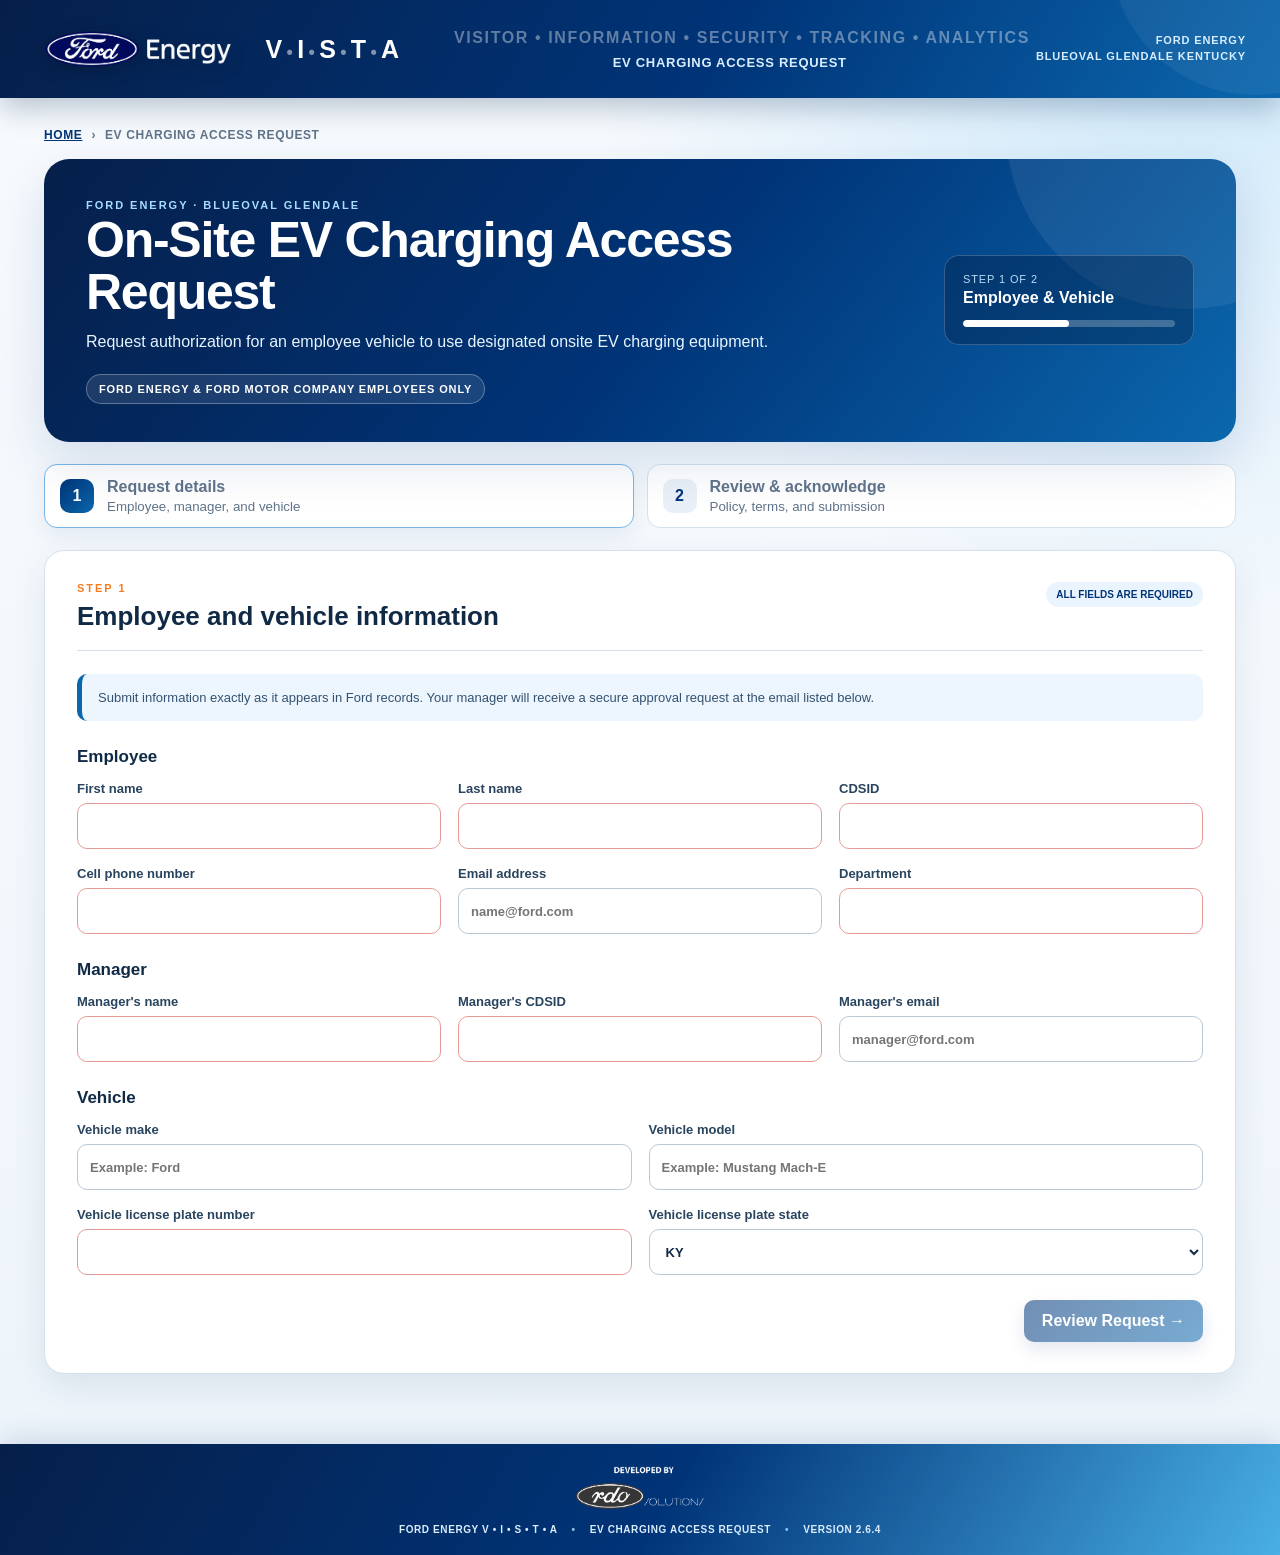
<file: ev-charging-request/index.html>
<!doctype html>
<html lang="en">
<head>
  <meta charset="utf-8">
  <meta name="viewport" content="width=device-width,initial-scale=1">
  <meta name="theme-color" content="#061f4a">
  <meta name="referrer" content="no-referrer">
  <meta name="description" content="Ford Energy BlueOval Glendale onsite EV charging access request for Ford employees.">
  <title>Ford Energy | On-Site EV Charging Access Request</title>
  <link rel="icon" href="/Ford-Energy-VISTA/favicon.ico" sizes="any">
  <link rel="apple-touch-icon" href="/Ford-Energy-VISTA/apple-touch-icon.png">
  <link rel="stylesheet" href="styles.css?v=24001">
</head>
<body>
  <header class="vista-header">
    <a class="header-brand" href="../" aria-label="Return to VISTA Home Dashboard">
      <img src="../shared/assets/ford-energy-primary-logo.png" alt="Ford Energy">
      <span class="vista-wordmark" aria-label="VISTA">V<span>•</span>I<span>•</span>S<span>•</span>T<span>•</span>A</span>
    </a>
    <div class="header-center">
      <div class="vista-expansion">Visitor • Information • Security • Tracking • Analytics</div>
      <div class="page-description">EV Charging Access Request</div>
    </div>
    <div class="header-meta">Ford Energy<br>BlueOval Glendale Kentucky</div>
  </header>

  <main class="shell">
    <nav class="breadcrumb" aria-label="Breadcrumb"><a href="../">Home</a><span>›</span><span>EV Charging Access Request</span></nav>

    <section id="requestApplication">
      <section class="hero">
        <div>
          <p class="eyebrow">FORD ENERGY · BLUEOVAL GLENDALE</p>
          <h1>On-Site EV Charging Access Request</h1>
          <p>Request authorization for an employee vehicle to use designated onsite EV charging equipment.</p>
          <div class="employee-only">Ford Energy &amp; Ford Motor Company employees only</div>
        </div>
        <div class="hero-status">
          <span id="heroStep">Step 1 of 2</span>
          <strong id="heroStepName">Employee &amp; Vehicle</strong>
          <div class="progress"><i id="progressBar"></i></div>
        </div>
      </section>

      <div class="steps" aria-label="Request progress">
        <button class="step active" id="stepNav1" type="button"><span>1</span><div><strong>Request details</strong><small>Employee, manager, and vehicle</small></div></button>
        <button class="step" id="stepNav2" type="button"><span>2</span><div><strong>Review &amp; acknowledge</strong><small>Policy, terms, and submission</small></div></button>
      </div>

      <form id="evRequestForm" novalidate>
        <section class="panel form-step active" id="formStep1">
          <div class="section-heading">
            <div><p class="eyebrow">STEP 1</p><h2>Employee and vehicle information</h2></div>
            <span>All fields are required</span>
          </div>

          <div class="form-notice">
            Submit information exactly as it appears in Ford records. Your manager will receive a secure approval request at the email listed below.
          </div>

          <h3>Employee</h3>
          <div class="grid cols-3">
            <label>First name<input name="firstName" required autocomplete="given-name" maxlength="80"></label>
            <label>Last name<input name="lastName" required autocomplete="family-name" maxlength="80"></label>
            <label>CDSID<input name="cdsid" required autocomplete="username" maxlength="32" pattern="[A-Za-z0-9._-]{3,32}" autocapitalize="none"></label>
            <label>Cell phone number<input name="cellPhone" required type="tel" autocomplete="tel" maxlength="30"></label>
            <label>Email address<input name="email" required type="email" autocomplete="email" placeholder="name@ford.com"></label>
            <label>Department<input name="department" required maxlength="120"></label>
          </div>

          <h3>Manager</h3>
          <div class="grid cols-3">
            <label>Manager's name<input name="managerName" required maxlength="160"></label>
            <label>Manager's CDSID<input name="managerCDSID" required maxlength="32" pattern="[A-Za-z0-9._-]{3,32}" autocapitalize="none"></label>
            <label>Manager's email<input name="managerEmail" required type="email" placeholder="manager@ford.com"></label>
          </div>

          <h3>Vehicle</h3>
          <div class="grid cols-2">
            <label>Vehicle make<input name="vehicleMake" required maxlength="80" placeholder="Example: Ford"></label>
            <label>Vehicle model<input name="vehicleModel" required maxlength="80" placeholder="Example: Mustang Mach-E"></label>
            <label>Vehicle license plate number<input name="licensePlate" required maxlength="20" autocapitalize="characters"></label>
            <label>Vehicle license plate state
              <select name="plateState" required>
                <option value="">Select state</option>
                <option>AL</option><option>AK</option><option>AZ</option><option>AR</option><option>CA</option><option>CO</option><option>CT</option><option>DE</option><option>DC</option><option>FL</option><option>GA</option><option>HI</option><option>ID</option><option>IL</option><option>IN</option><option>IA</option><option>KS</option><option selected>KY</option><option>LA</option><option>ME</option><option>MD</option><option>MA</option><option>MI</option><option>MN</option><option>MS</option><option>MO</option><option>MT</option><option>NE</option><option>NV</option><option>NH</option><option>NJ</option><option>NM</option><option>NY</option><option>NC</option><option>ND</option><option>OH</option><option>OK</option><option>OR</option><option>PA</option><option>RI</option><option>SC</option><option>SD</option><option>TN</option><option>TX</option><option>UT</option><option>VT</option><option>VA</option><option>WA</option><option>WV</option><option>WI</option><option>WY</option>
              </select>
            </label>
          </div>

          <div id="step1Message" class="message error hidden" role="alert"></div>
          <div class="form-actions end"><button id="continueButton" class="btn primary" type="button">Review Request →</button></div>
        </section>

        <section class="panel form-step" id="formStep2">
          <div class="section-heading">
            <div><p class="eyebrow">STEP 2</p><h2>Review, policy, and acknowledgement</h2></div>
            <span id="policyVersion">Loading current policy…</span>
          </div>

          <h3>Submission summary</h3>
          <div id="reviewSummary" class="review-grid"></div>

          <div id="policyLoading" class="policy-loading">Loading the current Ford Energy BlueOval charging policy…</div>
          <section id="policyContent" class="policy-wrap hidden">
            <article class="policy-section">
              <div class="policy-heading"><span>01</span><div><p>Site policy</p><h3 id="policyTitle">Ford Energy BlueOval Site Charging Policy</h3></div></div>
              <div id="sitePolicyText" class="policy-text"></div>
            </article>
            <article class="policy-section">
              <div class="policy-heading"><span>02</span><div><p>Rules and regulations</p><h3>Terms of Use</h3></div></div>
              <div id="stateTermsText" class="policy-text"></div>
            </article>
          </section>

          <label class="acknowledgement">
            <input id="policyAcknowledged" type="checkbox" required>
            <span>I confirm the information in this request is accurate. I have read, understand, and agree to the Ford Energy BlueOval Site Charging Policy, applicable site rules, and Terms of Use shown above.</span>
          </label>

          <div id="submitMessage" class="message hidden" role="alert"></div>
          <div class="form-actions"><button id="backButton" class="btn secondary" type="button">← Edit Information</button><button id="submitButton" class="btn primary" type="submit">Submit EV Charging Request</button></div>
        </section>
      </form>
    </section>

    <section id="managerReview" class="hidden">
      <section class="hero review-hero">
        <div><p class="eyebrow">SECURE MANAGER REVIEW</p><h1>EV Charging Access Approval</h1><p>Review the employee and vehicle information and record your decision.</p></div>
      </section>
      <section class="panel manager-panel">
        <div id="managerReviewLoading" class="policy-loading">Validating the secure manager review link…</div>
        <div id="managerReviewContent" class="hidden">
          <div class="section-heading"><div><p class="eyebrow">MANAGER ACTION</p><h2 id="managerReviewTitle">Charging request</h2></div><span id="managerReviewStatus"></span></div>
          <div id="managerRequestSummary" class="review-grid"></div>
          <div id="managerDecisionForm">
            <div class="manager-confirm">
              <label>Confirm your manager CDSID<input id="managerConfirmCDSID" autocomplete="username" autocapitalize="none" maxlength="32"></label>
              <label>Comments (required for denial)<textarea id="managerComments" rows="4" maxlength="2000" placeholder="Add conditions, reason for denial, or other direction."></textarea></label>
            </div>
            <div id="managerMessage" class="message hidden" role="alert"></div>
            <div class="decision-actions"><button id="denyRequest" class="btn danger" type="button">Deny Request</button><button id="approveRequest" class="btn approve" type="button">Approve Request</button></div>
            <p class="decision-note">Your CDSID, decision, date, and time are written to the VISTA audit record. A recorded decision cannot be changed from this link.</p>
          </div>
          <div id="managerDecisionComplete" class="decision-complete hidden"></div>
        </div>
        <div id="managerReviewError" class="message error hidden" role="alert"></div>
      </section>
    </section>
  </main>

  <dialog id="confirmationDialog">
    <div class="confirmation">
      <div class="success-icon">✓</div>
      <p class="eyebrow">REQUEST RECEIVED</p>
      <h2>EV Charging Access Request Submitted</h2>
      <p>Your request was recorded and sent to your manager for approval.</p>
      <div id="confirmationNumber" class="confirmation-number"></div>
      <div id="confirmationSummary" class="review-grid"></div>
      <div id="confirmationNotifications" class="notification-status"></div>
      <div class="next-steps"><strong>What happens next</strong><p>Your manager will approve or deny the request using the secure link in their email. You will receive another email when the decision is recorded.</p></div>
      <button class="btn primary" type="button" onclick="location.href='../'">Return to VISTA Home</button>
    </div>
  </dialog>

  <footer class="module-footer">
    <img src="../shared/assets/ford-energy-bwrdo-footer.png" alt="BlueOval Rechargeable Battery Development Organization">
    <div><span>Ford Energy V • I • S • T • A</span><span>EV Charging Access Request</span><span>Version 2.6.4</span></div>
  </footer>

  <script src="config.js?v=24001"></script>
  <script src="app.js?v=24111"></script>
</body>
</html>
</file>
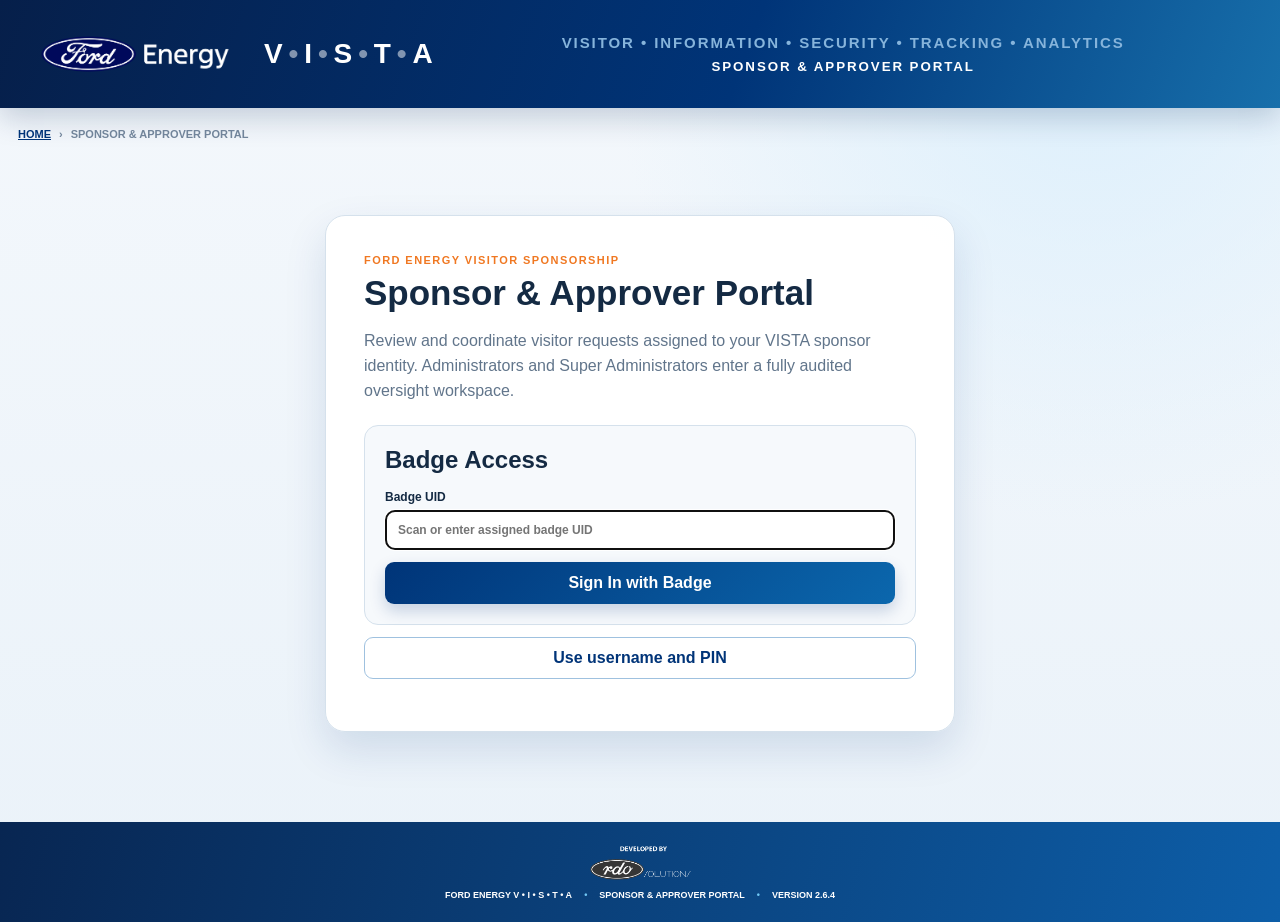
<file: sponsor-portal/index.html>
<!doctype html>
<html lang="en"><head><meta charset="utf-8"><meta name="viewport" content="width=device-width,initial-scale=1"><title>V • I • S • T • A | Sponsor &amp; Approver Portal</title>
<link rel="icon" href="../favicon.ico"><link rel="icon" type="image/png" sizes="32x32" href="../favicon-32x32.png"><link rel="apple-touch-icon" href="../apple-touch-icon.png"><link rel="manifest" href="../site.webmanifest"><link rel="stylesheet" href="styles.css?v=26100"><link rel="stylesheet" href="coverage.css?v=25400"><link rel="stylesheet" href="scheduling.css?v=26300"><link rel="stylesheet" href="permanent-badge.css?v=25602"><link rel="stylesheet" href="leadership.css?v=26100"><link rel="stylesheet" href="responsibility.css?v=26400"><style>.modal-warning.attention{border-left-color:#c83d2b;background:#fff0ee;color:#84261c}</style></head>
<body><header class="vista-header"><a class="brand" href="../"><img src="../shared/assets/ford-energy-primary-logo.png" alt="Ford Energy"><span>V<span>•</span>I<span>•</span>S<span>•</span>T<span>•</span>A</span></a><div class="header-center"><strong>VISITOR • INFORMATION • SECURITY • TRACKING • ANALYTICS</strong><small>SPONSOR &amp; APPROVER PORTAL</small></div><div id="sessionTools" class="session-tools hidden"><img id="sessionAvatar" class="session-avatar hidden" alt="Signed-in sponsor"><span id="sessionUser"></span><span id="apiStatus">Connected</span><button id="logoutBtn">Sign out</button></div></header>
<main><nav><a href="../">HOME</a><span>›</span><b>SPONSOR &amp; APPROVER PORTAL</b></nav>
<section id="loginView" class="login-card"><p class="eyebrow">FORD ENERGY VISITOR SPONSORSHIP</p><h1>Sponsor &amp; Approver Portal</h1><p>Review and coordinate visitor requests assigned to your VISTA sponsor identity. Administrators and Super Administrators enter a fully audited oversight workspace.</p><div id="badgeLoginPanel" class="login-panel"><h2>Badge Access</h2><label>Badge UID<input id="loginBadgeUid" autocomplete="off" autofocus placeholder="Scan or enter assigned badge UID"></label><button id="badgeLoginBtn">Sign In with Badge</button></div><button id="showPinLoginBtn" class="login-switch">Use username and PIN</button><div id="pinLoginPanel" class="login-panel hidden"><h2>Backup PIN Access</h2><label>Username<input id="usernameInput" autocomplete="username"></label><label>PIN<input id="pinInput" type="password" inputmode="numeric" autocomplete="current-password"></label><button id="loginBtn">Sign In with PIN</button><button id="showBadgeLoginBtn" class="login-switch">Return to badge scan</button></div><div id="loginMsg" class="message" role="alert"></div></section>
<section id="appView" class="hidden"><section class="hero"><div><p class="eyebrow">VISITOR RESPONSIBILITIES</p><h1 id="workspaceTitle">Sponsor Workspace</h1><p id="sponsorIdentity">Loading sponsor identity…</p></div><div class="hero-actions"><button id="createVisitBtn">+ Schedule Visitor</button><button id="refreshBtn" class="refresh">↻ Refresh</button></div></section>
<section id="oversightBanner" class="oversight-banner hidden"><strong>Administrator Oversight Mode</strong><span>You can review all sponsor-assigned requests and act across sponsor scopes. Every action remains attributed to your administrator account in the VISTA Audit Log.</span></section>
<section class="kpis"><article><span>Pending Review</span><b id="kPending">0</b><small>Action required</small></article><article><span>Approved &amp; Upcoming</span><b id="kApproved">0</b><small>Ready for Security</small></article><article><span>Currently Onsite</span><b id="kOnsite">0</b><small>Active guests</small></article><article><span>Completed Visits</span><b id="kCompleted">0</b><small>Historical record</small></article></section>
<section id="leadershipPanel" class="leadership-panel hidden"><div class="leadership-head"><div><p class="eyebrow">PLANT LEADERSHIP OVERSIGHT</p><h2>Executive Sponsor Performance &amp; Two-Week Outlook</h2><p id="leadershipGenerated">Loading assigned Sponsor performance…</p></div><button id="leadershipRefresh" type="button">↻ Refresh Reports</button></div><div class="leadership-kpis"><article><b id="leadershipSponsors">0</b><span>Assigned Sponsors</span></article><article><b id="leadershipCurrent">0</b><span>Current Week Visits</span></article><article><b id="leadershipNext">0</b><span>Next Week Visits</span></article><article class="attention"><b id="leadershipLate">0</b><span>Late Requests</span></article></div><div class="leadership-grid"><section><h3>Sponsor Performance</h3><div id="leadershipPerformance"></div></section><section><h3>Two-Week Visitor Outlook</h3><div id="leadershipOutlook"></div></section></div></section>
<section class="schedule-card"><div><p class="eyebrow">SPONSOR SELF-SERVICE</p><h2>Schedule a Visitor</h2><p>Create a single or weekly recurring visitor request. VISTA sends confirmations, records the sponsor assignment, and places each request into the normal approval workflow.</p></div><button id="scheduleVisitorBtn" type="button">+ Create Visitor Request</button></section>
<section class="coverage-card"><div class="coverage-head"><div><p class="eyebrow">SPONSOR COVERAGE</p><h2>Delegation &amp; Out-of-Office Coverage</h2><p>Authorize another active Sponsor or Approver to manage your assigned visitor requests during a defined coverage period.</p></div><button id="addCoverageBtn" type="button">+ Add Coverage</button></div><div class="coverage-summary"><span><b id="coverageOutgoing">0</b>Active assignments I created</span><span><b id="coverageIncoming">0</b>Active assignments covering others</span><span><b id="coverageScheduled">0</b>Scheduled coverage</span></div><div id="coverageRows" class="coverage-rows"></div><p id="coverageEmpty" class="empty hidden">No sponsor coverage assignments have been recorded.</p></section>
<section class="workspace"><div class="workspace-head"><div><p class="eyebrow">ASSIGNED VISITOR REQUESTS</p><h2 id="visitorWorkspaceTitle">My Visitors</h2><p id="generatedAt">Loading current requests…</p></div><span id="scopePill" class="scope-pill">Sponsor-scoped VISTA data</span></div><div class="toolbar"><input id="searchInput" placeholder="Search visitor, company, sponsor, confirmation, reason, or plate"><select id="statusFilter"><option value="">All statuses</option><option>Submitted</option><option>Approved</option><option>Checked In</option><option>Checked Out</option><option>Denied</option><option>Cancelled</option><option>No Show</option></select><button id="searchBtn">Search</button></div><div class="visitor-layout"><section class="visitor-list"><div class="list-head"><span>Visitor</span><span>Visit</span><span>Status</span><span></span></div><div id="visitorRows"></div><p id="emptyState" class="empty hidden">No assigned visitor requests matched.</p></section><aside id="detailPanel" class="detail-panel"><div class="detail-empty"><span>◎</span><h2>Visitor Request</h2><p>Select an assigned visitor to review details and available sponsor actions.</p></div></aside></div></section></section>
</main><footer><img src="../shared/assets/ford-energy-bwrdo-footer.png" alt="BlueOval Rechargeable Battery Development Organization"><div><span>Ford Energy V • I • S • T • A</span><span>Sponsor &amp; Approver Portal</span><span>Version 2.6.4</span></div></footer>
<div id="modal" class="modal hidden" role="dialog" aria-modal="true" aria-labelledby="modalTitle"><div class="modal-backdrop" data-modal-close></div><section class="modal-dialog"><header><div><p id="modalEyebrow" class="eyebrow">SPONSOR ACTION</p><h2 id="modalTitle">Visitor Request</h2></div><button id="modalClose" aria-label="Close">×</button></header><div id="modalBody" class="modal-body"></div><footer id="modalFooter" class="modal-footer"></footer></section></div><div id="toast" class="toast hidden" role="status" aria-live="polite"></div><script src="config.js?v=25400"></script><script src="app.js?v=26400"></script></body></html>
</file>
<file: admin-console/styles.css>
:root{--navy:#061f4a;--ford:#003478;--blue:#0b67ad;--ink:#132d49;--muted:#65788d;--line:#d6e2ed;--bg:#eef5fb;--danger:#b42318}*{box-sizing:border-box}body{margin:0;font-family:Arial,Helvetica,sans-serif;color:var(--ink);background:radial-gradient(circle at 90% 0,#d6efff,transparent 32%),var(--bg)}button,input,select,textarea{font:inherit}.vista-header{min-height:82px;padding:12px 24px;background:linear-gradient(120deg,var(--navy),var(--ford) 58%,var(--blue));color:#fff;display:grid;grid-template-columns:1fr 2fr 1fr;align-items:center;gap:18px;box-shadow:0 8px 24px #00347833}.brand{display:flex;align-items:center;gap:14px;color:#fff;text-decoration:none}.brand img{height:40px}.brand b{font-size:24px;letter-spacing:.16em}.center{text-align:center;text-transform:uppercase;font-weight:900;letter-spacing:.1em;color:#ffffff61}.center small{display:block;color:#fff;margin-top:7px}.session{text-align:right;font-size:12px}.session button{margin-left:10px}main{max-width:1320px;margin:auto;padding:24px}.crumb{font-size:12px;font-weight:800;text-transform:uppercase;color:var(--muted);margin-bottom:16px}.crumb a{color:var(--ford)}.card{background:#fff;border:1px solid var(--line);border-radius:18px;box-shadow:0 14px 35px #163b6112}.login{max-width:520px;margin:70px auto;padding:34px}.login input{display:block;width:100%;margin:12px 0}.hero{background:linear-gradient(135deg,var(--navy),var(--ford),var(--blue));color:#fff;border-radius:23px;padding:30px 34px;display:flex;justify-content:space-between;align-items:center;box-shadow:0 20px 45px #00347826}.hero h1{font-size:42px;margin:5px 0}.hero p{margin:0}.eyebrow{font-size:11px;font-weight:900;letter-spacing:.17em;color:#8bd5ff}.hero button{background:#fff;color:var(--ford)}button{border:0;border-radius:9px;padding:11px 15px;background:linear-gradient(135deg,var(--ford),var(--blue));color:#fff;font-weight:800;cursor:pointer}button.secondary,.close{background:#eef4f9;color:var(--ink)}input,select,textarea{border:1px solid #b9c9d8;border-radius:8px;padding:11px;background:#fff}input:focus,select:focus,textarea:focus{outline:2px solid #168ad255;border-color:var(--blue)}.kpis{display:grid;grid-template-columns:repeat(4,1fr);gap:14px;margin:18px 0}.kpis article{background:#fff;border:1px solid var(--line);border-radius:15px;padding:20px;box-shadow:0 8px 22px #163b610d}.kpis b{display:block;font-size:29px;color:var(--ford)}.kpis span{color:var(--muted);font-size:13px}.toolbar{padding:15px;display:grid;grid-template-columns:1fr 220px 180px auto;gap:10px}.table-card{margin-top:16px;overflow:auto}table{width:100%;border-collapse:collapse}th,td{text-align:left;padding:15px;border-bottom:1px solid #e7eef4}th{font-size:11px;text-transform:uppercase;letter-spacing:.08em;color:var(--muted)}td small{color:var(--muted)}.pill{display:inline-block;border-radius:999px;padding:5px 9px;font-size:11px;font-weight:800}.active{background:#e7f8ee;color:#08783e}.disabled{background:#fdeceb;color:#a4231b}.actions{display:flex;gap:6px;justify-content:flex-end}.actions button{padding:8px 10px;font-size:12px}.actions .danger{background:#fff0ef;color:var(--danger)}.empty{padding:35px;text-align:center;color:var(--muted)}.audit{margin-top:18px;padding:20px}.section-head{display:flex;justify-content:space-between;align-items:center}.audit-item{display:grid;grid-template-columns:170px 190px 1fr 90px;gap:10px;padding:10px 0;border-top:1px solid #e7eef4;font-size:12px}.hidden{display:none!important}dialog{border:0;border-radius:18px;padding:0;width:min(760px,94vw);box-shadow:0 30px 80px #061f4a66}dialog::backdrop{background:#061f4a99}#userForm{padding:24px}.dialog-head,.dialog-actions{display:flex;justify-content:space-between;align-items:center}.close{font-size:25px;padding:4px 11px}.form-grid{display:grid;grid-template-columns:1fr 1fr;gap:13px;margin:16px 0}.form-grid label{display:grid;gap:6px;font-size:12px;font-weight:800}.wide{grid-column:1/-1}.check{display:flex!important;align-items:center}.check input{width:auto}.dialog-actions{justify-content:flex-end;gap:9px}.error{color:var(--danger);font-weight:700}.toast{position:fixed;right:24px;bottom:24px;background:#10395e;color:#fff;padding:14px 18px;border-radius:11px;box-shadow:0 15px 35px #061f4a55}@media(max-width:850px){.vista-header{grid-template-columns:1fr auto}.center{grid-column:1/-1;grid-row:2;font-size:11px}.kpis{grid-template-columns:1fr 1fr}.toolbar{grid-template-columns:1fr}.audit-item{grid-template-columns:1fr}.form-grid{grid-template-columns:1fr}.wide{grid-column:auto}.hero{align-items:flex-start;gap:20px}.session span{display:none}}
/* v2.1B-R1 badge-first Administration sign-in */
.login{max-width:560px;margin:70px auto;padding:34px}.login h1{font-size:30px;margin:8px 0 14px}.login-intro{color:var(--muted);line-height:1.55;margin:0 0 18px}.login-method{border:1px solid #77aee6;border-radius:14px;padding:18px;background:#eef6ff}.login-method h2{font-size:20px;margin:0 0 4px;color:var(--navy)}.login-method p{font-size:13px;line-height:1.45;margin:0;color:var(--muted)}.method-heading{display:flex;gap:13px;align-items:flex-start;margin-bottom:14px}.login-method-icon{width:38px;height:38px;flex:0 0 38px;border-radius:10px;display:grid;place-items:center;background:linear-gradient(135deg,var(--ford),var(--blue));color:#fff;font-size:20px;box-shadow:0 8px 18px #00347835}.login-method label{display:grid;gap:6px;font-size:12px;font-weight:800;margin-top:12px}.login-method input{display:block;width:100%;margin:0}.login-method button:not(.login-switch){margin-top:12px}.login-switch{display:block;width:100%;margin-top:12px;background:#fff;color:var(--ford);border:1px solid #8bb4dc;box-shadow:0 5px 14px #163b6117}.backup-login{background:#f8fbfe;border-color:var(--line)}#loginBadgeUid{text-transform:uppercase;letter-spacing:.08em;font-family:Consolas,monospace}.module-footer{max-width:1320px;margin:54px auto 0;padding:18px 24px;display:flex;justify-content:center;gap:14px;flex-wrap:wrap;text-transform:uppercase;font-size:10px;font-weight:800;letter-spacing:.08em;color:#54708c}.module-footer span+span:before{content:'•';margin-right:14px;color:#0b67ad}

/* VISTA 2.1C user badge photographs */
.session{display:flex;justify-content:flex-end;align-items:center;gap:10px}.session-avatar{width:48px;height:48px;border-radius:50%;object-fit:cover;border:3px solid #55d928;background:#fff;box-shadow:0 5px 16px #001b3d66}.photo-editor{display:grid;grid-template-columns:150px 1fr;gap:18px;align-items:center;padding:15px;border:1px solid var(--line);border-radius:12px;background:#f7fbff}.photo-preview-wrap{width:140px;height:140px;border-radius:50%;overflow:hidden;border:4px solid #d7e6f3;background:#edf3f8}.user-photo-preview{width:100%;height:100%;object-fit:cover}.user-photo-placeholder{width:100%;height:100%;display:grid;place-items:center;text-align:center;color:var(--muted);font-size:12px;padding:18px}.photo-controls p{font-size:12px;font-weight:400;color:var(--muted);line-height:1.4;margin:7px 0}.photo-controls input{width:100%}.user-cell{display:flex;align-items:center;gap:10px}.mini-avatar{width:34px;height:34px;border-radius:50%;display:grid;place-items:center;background:#e4f1fc;color:var(--ford);font-weight:900;flex:0 0 34px}@media(max-width:600px){.photo-editor{grid-template-columns:1fr}.photo-preview-wrap{margin:auto}.session-avatar{width:38px;height:38px}}


/* VISTA 2.1D lazy-loaded Identity & Access thumbnails */
.user-cell{display:flex;align-items:center;gap:12px;min-width:240px}.mini-avatar{width:38px;height:38px;flex:0 0 38px;border-radius:50%;display:grid;place-items:center;overflow:hidden;background:#e6f2fc;color:var(--ford);font-weight:900;border:2px solid #d4e6f5}.mini-avatar img{width:100%;height:100%;object-fit:cover;display:block}.mini-avatar.has-photo{border-color:#55d928;background:#fff}.mini-avatar.photo-pending{position:relative;color:transparent}.mini-avatar.photo-pending:after{content:"";width:15px;height:15px;border:2px solid #aac5dc;border-top-color:var(--blue);border-radius:50%;animation:adminThumbSpin .8s linear infinite}@keyframes adminThumbSpin{to{transform:rotate(360deg)}}


/* VISTA 2.1E centralized role-based avatar borders */
:root{--avatar-visitor:#aab6c3;--avatar-security:#0057b8;--avatar-security-supervisor:#0a6cff;--avatar-admin:#55d928;--avatar-sponsor:#f28c28;--avatar-approver:#7a4bc2;--avatar-neutral:#7f8c99}
.session-avatar,.mini-avatar{border-style:solid}
.session-avatar.avatar-admin,.mini-avatar.avatar-admin,.mini-avatar.avatar-admin.has-photo{border-color:var(--avatar-admin)}
.session-avatar.avatar-security,.mini-avatar.avatar-security,.mini-avatar.avatar-security.has-photo{border-color:var(--avatar-security)}
.session-avatar.avatar-security-supervisor,.mini-avatar.avatar-security-supervisor,.mini-avatar.avatar-security-supervisor.has-photo{border-color:var(--avatar-security-supervisor)}
.session-avatar.avatar-sponsor,.mini-avatar.avatar-sponsor,.mini-avatar.avatar-sponsor.has-photo{border-color:var(--avatar-sponsor)}
.session-avatar.avatar-approver,.mini-avatar.avatar-approver,.mini-avatar.avatar-approver.has-photo{border-color:var(--avatar-approver)}
.session-avatar.avatar-neutral,.mini-avatar.avatar-neutral,.mini-avatar.avatar-neutral.has-photo{border-color:var(--avatar-neutral)}


/* VISTA 2.2.2A modal stability and footer branding */
.branded-module-footer{display:flex;flex-direction:column;align-items:center;justify-content:center;gap:8px;text-align:center}
.branded-module-footer img{width:92px;max-height:36px;object-fit:contain}
.branded-module-footer div{display:flex;gap:12px;align-items:center;justify-content:center;flex-wrap:wrap}
#saveBtn:disabled{opacity:.7;cursor:wait}

/* VISTA 2.3 visitor badge inventory */
.badge-inventory{margin-top:18px;padding:20px}.badge-inventory .section-head h2{margin:3px 0 0}.badge-kpis{display:grid;grid-template-columns:repeat(4,1fr);gap:10px;margin:17px 0}.badge-kpis span{padding:14px;border:1px solid var(--line);border-radius:12px;background:#f7fbff;color:var(--muted);font-size:12px}.badge-kpis b{display:block;color:var(--ford);font-size:24px;margin-bottom:3px}.badge-toolbar{display:grid;grid-template-columns:1fr 220px auto;gap:10px;margin-bottom:10px}.badge-table{overflow:auto}.badge-table code{font-family:Consolas,monospace;font-size:12px}.badge-available{background:#e7f8ee;color:#08783e}.badge-issued{background:#e5f1ff;color:#0758a5}.badge-lost,.badge-broken{background:#fff1dc;color:#9b5200}.badge-disabled{background:#fdeceb;color:#a4231b}.issued-lock{font-size:11px;color:var(--muted);font-weight:700}#saveBadgeBtn:disabled{opacity:.7;cursor:wait}
/* VISTA 2.3.5 operational analytics */
.analytics-panel{margin:18px 0;padding:22px}.analytics-head{display:flex;justify-content:space-between;align-items:flex-start;gap:18px}.analytics-head h2{margin:4px 0 5px}.analytics-head>div>p:last-child{margin:0;color:var(--muted);font-size:11px}.analytics-controls{display:flex;align-items:end;gap:9px}.analytics-controls label{display:grid;gap:5px;color:var(--muted);font-size:10px;font-weight:800;text-transform:uppercase}.analytics-controls select{min-width:150px}.analytics-kpis{display:grid;grid-template-columns:repeat(6,1fr);gap:9px;margin:18px 0}.analytics-kpis article{padding:14px;border-radius:12px;background:linear-gradient(145deg,#f8fbff,#edf5fc);border:1px solid #d8e5f1}.analytics-kpis span{display:block;color:var(--muted);font-size:10px;text-transform:uppercase;font-weight:800}.analytics-kpis b{display:block;margin-top:7px;color:var(--ford);font-size:23px}.analytics-grid{display:grid;grid-template-columns:1fr 1fr;gap:12px}.analytics-card{padding:16px;border:1px solid #dce6ef;border-radius:13px;background:#fff}.analytics-card h3{margin:0 0 13px;font-size:14px}.bar-chart{display:grid;gap:9px}.bar-row{display:grid;grid-template-columns:minmax(90px,130px) 1fr 32px;gap:8px;align-items:center;font-size:10px}.bar-row>span:first-child{overflow:hidden;text-overflow:ellipsis;white-space:nowrap}.bar-track{height:9px;border-radius:99px;background:#edf2f7;overflow:hidden}.bar-fill{height:100%;min-width:2px;border-radius:99px;background:linear-gradient(90deg,var(--ford),#168ad2)}.bar-row strong{text-align:right;color:var(--ford)}.column-chart{height:145px;display:flex;align-items:flex-end;gap:3px;padding-top:8px;border-bottom:1px solid var(--line)}.column{flex:1;min-width:3px;position:relative;height:100%;display:flex;align-items:flex-end}.column i{display:block;width:100%;min-height:2px;border-radius:4px 4px 0 0;background:linear-gradient(180deg,#45a8e8,var(--ford))}.column:hover:after{content:attr(data-label);position:absolute;z-index:2;bottom:calc(var(--height) + 5px);left:50%;transform:translateX(-50%);padding:4px 6px;border-radius:5px;background:var(--navy);color:#fff;font-size:9px;white-space:nowrap}.health-grid{display:grid;grid-template-columns:1fr 1fr;gap:9px}.health-item{padding:10px;border-radius:9px;background:#f4f8fc}.health-item span{display:block;color:var(--muted);font-size:10px}.health-item b{display:block;margin-top:4px;color:var(--ford);font-size:18px}.health-item.attention{background:#fff2e0}.health-item.attention b{color:#9b5200}.analytics-loading{opacity:.62}.analytics-empty{color:var(--muted);font-size:11px}@media(max-width:1050px){.analytics-kpis{grid-template-columns:repeat(3,1fr)}}@media(max-width:760px){.analytics-head{display:grid}.analytics-controls{display:grid;width:100%}.analytics-controls select,.analytics-controls button{width:100%}.analytics-grid{grid-template-columns:1fr}.analytics-kpis{grid-template-columns:1fr 1fr}}@media(max-width:430px){.analytics-kpis{grid-template-columns:1fr}}
/* VISTA 2.3.6 reporting and export */
.reporting-panel{margin:18px 0;padding:22px}.reporting-head{display:flex;justify-content:space-between;align-items:flex-start;gap:18px}.reporting-head h2{margin:4px 0 5px}.reporting-head>div>p:last-child{margin:0;color:var(--muted);font-size:12px}.report-security{padding:7px 10px;border-radius:999px;background:#e7f8ee;color:#08783e;font-size:10px;font-weight:900;text-transform:uppercase}.report-controls{display:grid;grid-template-columns:1fr 180px 1.2fr auto;gap:10px;align-items:end;margin-top:17px;padding:15px;border:1px solid #d9e5ef;border-radius:12px;background:#f7fbff}.report-controls label{display:grid;gap:5px;color:var(--muted);font-size:10px;font-weight:800;text-transform:uppercase}.report-preview{margin-top:17px;border:1px solid #cddce9;border-radius:13px;overflow:hidden;background:#fff}.report-preview-head{display:flex;justify-content:space-between;align-items:center;gap:18px;padding:16px 18px;background:linear-gradient(135deg,#f7fbff,#eaf4fd);border-bottom:1px solid #d6e2ed}.report-preview-head>div:first-child{display:flex;align-items:center;gap:13px}.report-preview-head img{width:150px;height:36px;object-fit:contain}.report-preview-head h3{margin:0 0 4px}.report-preview-head p{margin:0;color:var(--muted);font-size:10px}.report-actions{display:flex;gap:8px}.report-table-wrap{max-height:440px;overflow:auto}.report-table-wrap th{position:sticky;top:0;background:#f3f7fb;white-space:nowrap}.report-table-wrap td{font-size:11px;vertical-align:top;max-width:300px;overflow-wrap:anywhere}.report-preview>p{margin:0;padding:10px 18px;background:#f7f9fb;color:var(--muted);font-size:10px}.reporting-loading{opacity:.62}.report-empty{text-align:center;color:var(--muted);padding:28px}@media(max-width:950px){.report-controls{grid-template-columns:1fr 1fr}.report-controls button{width:100%}}@media(max-width:650px){.reporting-head,.report-preview-head{display:grid}.report-controls{grid-template-columns:1fr}.report-actions{display:grid}.report-actions button{width:100%}.report-preview-head img{width:130px}.report-table-wrap{max-height:520px}}@media print{body.report-printing *{visibility:hidden!important}body.report-printing .report-preview,body.report-printing .report-preview *{visibility:visible!important}body.report-printing .report-preview{position:absolute;inset:0;width:100%;border:0;border-radius:0}body.report-printing .report-actions{display:none!important}body.report-printing .report-table-wrap{max-height:none;overflow:visible}body.report-printing .report-table-wrap th{position:static}body.report-printing .report-preview-head{background:#fff}body.report-printing .report-preview>p{background:#fff}}
@media(max-width:850px){.badge-kpis{grid-template-columns:1fr 1fr}.badge-toolbar{grid-template-columns:1fr}}

/* VISTA 2.3.1A account lock recovery */
@media(min-width:851px){.kpis{grid-template-columns:repeat(5,1fr)}}.pill.locked{background:#fff1dc;color:#9b3700}.failed-count{display:block;margin-top:5px;color:#9b3700!important}.actions .unlock{background:linear-gradient(135deg,#9b5200,#d97706)}.locked-kpi{border-color:#efb565!important}.locked-kpi b{color:#b54708!important}


/* VISTA 2.2.2C compact branded module footer */
.branded-module-footer{
  width:100%;
  margin-top:34px;
  padding:12px 18px 14px;
  min-height:92px;
  display:flex;
  flex-direction:column;
  align-items:center;
  justify-content:center;
  gap:5px;
  text-align:center;
  color:#eef7ff;
  background:linear-gradient(105deg,rgba(7,35,81,.96),rgba(12,72,145,.91) 58%,rgba(20,111,180,.88));
  border-top:1px solid rgba(255,255,255,.24);
  box-shadow:0 -8px 24px rgba(4,35,75,.10);
}
.branded-module-footer img{
  width:112px;
  height:auto;
  max-height:48px;
  object-fit:contain;
  display:block;
  filter:none;
}
.branded-module-footer div{
  display:flex;
  gap:10px;
  align-items:center;
  justify-content:center;
  flex-wrap:wrap;
  color:#eef7ff;
}
.branded-module-footer span{color:#eef7ff}
.branded-module-footer span+span:before{color:#72c8ff;margin-right:10px}
@media(max-width:620px){
  .branded-module-footer{min-height:90px;padding:10px 12px 12px;gap:4px}
  .branded-module-footer img{width:96px;max-height:42px}
  .branded-module-footer div{gap:6px;font-size:9px}
  .branded-module-footer span+span:before{margin-right:6px}
}


/* VISTA 2.2.2D unified full-width premium module footer */
.branded-module-footer{
  position:relative;
  width:100%;
  max-width:none;
  min-height:104px;
  margin:54px 0 0;
  padding:13px 24px 15px;
  box-sizing:border-box;
  overflow:hidden;
  border:0;
  border-radius:0;
  background:
    radial-gradient(circle at 88% -25%,rgba(121,214,255,.30),transparent 34%),
    linear-gradient(115deg,rgba(6,39,91,.98) 0%,rgba(13,72,145,.97) 48%,rgba(26,137,205,.93) 100%);
  box-shadow:
    0 -1px 0 rgba(255,255,255,.56) inset,
    0 -10px 30px rgba(8,42,88,.10),
    0 -1px 0 rgba(14,91,158,.16);
  isolation:isolate;
}
.branded-module-footer::before{
  content:"";
  position:absolute;
  inset:0;
  z-index:-1;
  pointer-events:none;
  background:
    linear-gradient(180deg,rgba(255,255,255,.13),transparent 27%),
    linear-gradient(90deg,transparent 0%,rgba(255,255,255,.055) 48%,transparent 100%);
}
.branded-module-footer::after{
  content:"";
  position:absolute;
  top:0;
  left:0;
  right:0;
  height:2px;
  background:linear-gradient(90deg,transparent,rgba(176,229,255,.92),transparent);
  opacity:.82;
}
.branded-module-footer img{
  width:112px;
  height:40px;
  max-height:40px;
  object-fit:contain;
  filter:drop-shadow(0 2px 5px rgba(0,0,0,.34));
}
.branded-module-footer div{
  display:flex;
  gap:12px;
  align-items:center;
  justify-content:center;
  flex-wrap:wrap;
  font-size:10px;
  line-height:1.35;
  letter-spacing:.075em;
  text-shadow:0 1px 2px rgba(0,28,67,.52);
}
.branded-module-footer span{color:#f4f9ff}
.branded-module-footer span+span:before{color:#7ed4ff;margin-right:12px}
@media(max-width:620px){
  .branded-module-footer{min-height:96px;margin-top:36px;padding:11px 14px 13px}
  .branded-module-footer img{width:104px;height:37px;max-height:37px}
  .branded-module-footer div{gap:6px;font-size:9px}
  .branded-module-footer span+span:before{margin-right:6px}
}


/* VISTA 2.2.2D enterprise branding polish */
.vista-header{min-height:98px!important;padding:14px 34px!important;grid-template-columns:minmax(310px,1fr) minmax(430px,2.25fr) minmax(250px,1fr)!important;gap:24px!important;position:relative;overflow:hidden}
.vista-header::after{content:"";position:absolute;width:290px;height:290px;border-radius:50%;right:-120px;top:-200px;background:rgba(255,255,255,.055);pointer-events:none}
.vista-header .brand,.vista-header .center,.vista-header .session{position:relative;z-index:1}
.vista-header .brand{gap:22px!important;min-width:310px!important}
.vista-header .brand img{height:58px!important;width:auto!important;filter:drop-shadow(0 4px 10px rgba(0,0,0,.2))}
.vista-header .brand b{font-size:24px!important;line-height:1;letter-spacing:.16em}
@media(max-width:1050px){.vista-header{grid-template-columns:1fr auto!important;min-height:90px!important}.vista-header .center{grid-column:1/-1;grid-row:2}.vista-header .brand{min-width:0!important}.vista-header .brand img{height:46px!important}}
@media(max-width:620px){.vista-header{padding:10px 12px!important}.vista-header .brand{gap:13px!important}.vista-header .brand img{height:38px!important}.vista-header .brand b{font-size:19px!important}}

/* VISTA 2.3.8 Administration alert broadcasts */
.broadcast-panel{padding:22px;margin-bottom:18px}.broadcast-head,.broadcast-history-head{display:flex;justify-content:space-between;align-items:flex-start;gap:16px}.broadcast-head h2{margin:4px 0 6px}.broadcast-head p:last-child{margin:0;color:var(--muted)}.broadcast-state{padding:7px 11px;border-radius:999px;background:#e7f8ee;color:#087443;font-size:10px;font-weight:900;text-transform:uppercase}.broadcast-form{display:grid;grid-template-columns:1.5fr .7fr 1fr 1fr;gap:12px;margin:18px 0;padding:17px;border:1px solid #d7e5f2;border-radius:13px;background:linear-gradient(135deg,#f7fbff,#eef6fd)}.broadcast-form label{display:grid;gap:6px;font-size:11px;font-weight:800}.broadcast-form .wide{grid-column:1/-1}.broadcast-form textarea{min-height:90px;resize:vertical}.broadcast-photo span{font-size:10px;color:var(--muted);font-weight:500}.broadcast-submit{display:flex!important;align-items:center;gap:14px}.broadcast-submit .error{margin:0}.broadcast-history-head{align-items:center;border-top:1px solid var(--line);padding-top:16px}.broadcast-history-head h3{margin:0}.broadcast-list{display:grid;gap:9px;margin-top:12px}.broadcast-row{display:grid;grid-template-columns:1fr auto;gap:15px;padding:14px;border:1px solid var(--line);border-left:5px solid #1677d2;border-radius:11px;background:#fff}.broadcast-row.severity-high{border-left-color:#f79009;background:#fffbf5}.broadcast-row.severity-critical{border-left-color:#d92d20;background:#fff7f6}.broadcast-row h3{margin:5px 0;font-size:14px}.broadcast-row p{margin:0;color:var(--muted);font-size:12px;line-height:1.45}.broadcast-row small{display:block;margin-top:7px;color:#71839a}.broadcast-meta{display:flex;flex-wrap:wrap;gap:6px}.broadcast-meta span{padding:4px 7px;border-radius:999px;background:#eaf3fb;color:var(--blue);font-size:9px;font-weight:900;text-transform:uppercase}.broadcast-actions{display:flex;align-items:center;gap:7px}.broadcast-image-dialog{width:min(760px,92vw);padding:0;border:0;border-radius:16px;overflow:hidden}.broadcast-image-body{padding:20px;background:#eef3f8}.broadcast-image-body img{display:block;width:100%;max-height:70vh;object-fit:contain;border-radius:10px}@media(max-width:1050px){.broadcast-form{grid-template-columns:1fr 1fr}}@media(max-width:650px){.broadcast-head,.broadcast-row{grid-template-columns:1fr;display:grid}.broadcast-form{grid-template-columns:1fr;padding:12px}.broadcast-form .wide{grid-column:auto}.broadcast-submit{align-items:stretch;flex-direction:column}.broadcast-actions{justify-content:flex-start}}
.ev-approval-panel{margin-bottom:22px;padding:22px;border-top:5px solid #0b67ad;overflow:hidden}.ev-approval-head{display:flex;align-items:flex-start;justify-content:space-between;gap:20px;margin-bottom:18px}.ev-approval-head h2{margin:2px 0 5px;font-size:27px}.ev-approval-head p{margin:0;color:var(--muted)}.ev-admin-kpis{display:grid;grid-template-columns:repeat(4,1fr);gap:12px;margin-bottom:16px}.ev-admin-kpis article{padding:14px 16px;border:1px solid var(--line);border-radius:12px;background:linear-gradient(145deg,#f8fbff,#eef5fb)}.ev-admin-kpis b{display:block;color:var(--ford);font-size:25px}.ev-admin-kpis span{color:var(--muted);font-size:12px;font-weight:800;text-transform:uppercase}.ev-admin-toolbar{display:grid;grid-template-columns:minmax(260px,1fr) 240px auto;gap:10px;margin-bottom:16px}.ev-request-list{display:grid;gap:12px}.ev-request-row{padding:17px;border:1px solid var(--line);border-left:6px solid #7c8b9b;border-radius:13px;background:#fff;box-shadow:0 6px 16px rgba(0,52,120,.06)}.ev-request-row.status-pending-manager-approval{border-left-color:#f79009}.ev-request-row.status-approved{border-left-color:#1b8b55}.ev-request-row.status-denied{border-left-color:#d92d20}.ev-request-primary,.ev-request-actions{display:flex;align-items:flex-start;justify-content:space-between;gap:12px}.ev-request-primary h3{margin:6px 0 2px;font-size:19px}.ev-request-primary p{margin:0;color:var(--muted)}.ev-request-primary>strong{color:var(--ford);font-size:12px;letter-spacing:.08em}.ev-status{display:inline-flex;padding:4px 8px;border-radius:999px;background:#eaf3fb;color:var(--ford);font-size:10px;font-weight:900;text-transform:uppercase}.ev-request-details{display:grid;grid-template-columns:repeat(4,1fr);gap:10px;margin:15px 0}.ev-request-details span{padding:11px;border-radius:9px;background:#f5f8fb;color:#1a2d42}.ev-request-details b,.ev-request-details small{display:block}.ev-request-details b{margin-bottom:4px;color:#6b7f92;font-size:10px;text-transform:uppercase}.ev-request-details small{margin-top:3px;color:#667789}.ev-request-actions{justify-content:flex-end}.ev-request-actions span{color:var(--muted);font-size:12px;font-weight:800;text-transform:uppercase}.ev-decision-history{margin:8px 0 13px;padding:9px 11px;border-radius:8px;background:#edf5fb;color:#3f566d;font-size:12px}.ev-decision-dialog{width:min(680px,calc(100vw - 28px))}.ev-decision-summary{display:grid;grid-template-columns:1fr 1fr;gap:9px;margin-bottom:16px}.ev-decision-summary>div{padding:11px;border-radius:9px;background:#f4f7fa}.ev-decision-summary b,.ev-decision-summary span{display:block}.ev-decision-summary b{margin-bottom:4px;color:#63778b;font-size:10px;text-transform:uppercase}.ev-decision-warning{margin:14px 0;padding:13px 15px;border-left:5px solid #f79009;border-radius:8px;background:#fff5e8;color:#69410a;line-height:1.45}.ev-loading{opacity:.72;pointer-events:none}
@media(max-width:900px){.ev-admin-kpis,.ev-request-details{grid-template-columns:1fr 1fr}.ev-admin-toolbar{grid-template-columns:1fr 1fr}.ev-admin-toolbar button{grid-column:1/-1}.ev-approval-head{flex-direction:column}}
@media(max-width:560px){.ev-admin-kpis,.ev-request-details,.ev-decision-summary,.ev-admin-toolbar{grid-template-columns:1fr}.ev-request-primary{flex-direction:column}.ev-request-actions{justify-content:stretch}.ev-request-actions button{flex:1}.ev-approval-head button{width:100%}}

/* VISTA 2.4.3 focused Administration dashboard */
.analytics-panel{margin:18px 0}
.admin-launchpad{position:relative;margin:22px 0 0;padding:24px;border:1px solid #cbddeb;border-radius:20px;background:linear-gradient(145deg,rgba(255,255,255,.97),rgba(240,248,255,.96));box-shadow:0 15px 38px rgba(18,59,97,.10);overflow:hidden}
.admin-launchpad::before{content:"";position:absolute;inset:0 auto auto 0;width:100%;height:4px;background:linear-gradient(90deg,var(--ford),#178ad2,#79d5ff)}
.admin-launchpad-head{display:flex;align-items:flex-start;justify-content:space-between;gap:20px;margin-bottom:18px}
.admin-launchpad-head h2{margin:4px 0 5px;font-size:25px}
.admin-launchpad-head p:last-child{margin:0;color:var(--muted);font-size:13px;line-height:1.45}
.admin-launch-grid{display:grid;grid-template-columns:repeat(3,minmax(0,1fr));gap:13px}
.admin-launch-card{position:relative;min-height:158px;padding:18px;text-align:left;display:grid;grid-template-columns:48px 1fr;grid-template-rows:auto 1fr auto;gap:8px 13px;color:var(--ink);background:linear-gradient(145deg,#fff,#f4f9fd);border:1px solid #d1e0ec;border-radius:16px;box-shadow:0 7px 18px rgba(18,59,97,.07);overflow:hidden;transition:transform .18s ease,border-color .18s ease,box-shadow .18s ease}
.admin-launch-card::after{content:"";position:absolute;inset:auto -35px -50px auto;width:110px;height:110px;border-radius:50%;background:radial-gradient(circle,rgba(36,151,219,.13),transparent 67%);pointer-events:none}
.admin-launch-card:hover,.admin-launch-card:focus-visible{transform:translateY(-3px);border-color:#70b9e6;box-shadow:0 14px 28px rgba(0,52,120,.14)}
.admin-launch-card.is-active{color:#fff;border-color:transparent;background:linear-gradient(135deg,#062e68,#07569f 62%,#1688ce);box-shadow:0 16px 30px rgba(0,52,120,.24)}
.admin-launch-icon{grid-row:1/3;width:48px;height:48px;display:grid;place-items:center;border-radius:14px;color:#fff;background:linear-gradient(145deg,var(--ford),#168bd2);font-size:25px;font-weight:900;box-shadow:0 8px 16px rgba(0,52,120,.22)}
.admin-launch-icon-text{font-size:14px;letter-spacing:.04em}
.admin-launch-copy{align-self:center}
.admin-launch-copy b{display:block;font-size:16px;line-height:1.2}
.admin-launch-copy small{display:block;margin-top:6px;color:var(--muted);font-size:11px;font-weight:500;line-height:1.4}
.admin-launch-status{grid-column:1/3;align-self:end;justify-self:start;padding:5px 9px;border-radius:999px;color:#31617f;background:#e8f3fb;font-size:9px;font-weight:900;text-transform:uppercase;letter-spacing:.06em}
.admin-launch-status.has-alert{color:#9b5200;background:#fff0d9}
.admin-launch-arrow{position:absolute;right:17px;bottom:19px;color:var(--ford);font-size:10px;font-weight:900;text-transform:uppercase;letter-spacing:.07em}
.admin-launch-card.is-active .admin-launch-icon{color:var(--ford);background:#fff;box-shadow:none}
.admin-launch-card.is-active .admin-launch-copy small{color:#c6e7fb}
.admin-launch-card.is-active .admin-launch-status{color:#fff;background:rgba(255,255,255,.17)}
.admin-launch-card.is-active .admin-launch-arrow{color:#fff}
.admin-workspace{margin-top:18px;scroll-margin-top:18px;animation:adminWorkspaceIn .24s ease both}
.admin-workspace-bar{display:flex;align-items:center;justify-content:space-between;gap:12px;margin:-4px 0 18px;padding-bottom:12px;border-bottom:1px solid #dce7f0}
.admin-workspace-bar span{color:#648097;font-size:9px;font-weight:900;text-transform:uppercase;letter-spacing:.12em}
.admin-workspace-bar button{padding:8px 11px;font-size:11px}
#workspaceDirectory{margin-top:18px}
#workspaceDirectory>.admin-workspace-bar{margin:0 0 12px;padding:12px 16px;background:#fff;border:1px solid var(--line);border-radius:13px;box-shadow:0 8px 22px rgba(22,59,97,.06)}
#workspaceDirectory .kpis{margin-top:0}
#workspaceDirectory .table-card{margin-bottom:0}
.admin-workspace.audit .section-head h2{margin:4px 0 0}
@keyframes adminWorkspaceIn{from{opacity:0;transform:translateY(9px)}to{opacity:1;transform:none}}
@media(max-width:1050px){.admin-launch-grid{grid-template-columns:repeat(2,minmax(0,1fr))}}
@media(max-width:700px){.hero{display:grid}.hero button{width:100%;margin-top:3px}.admin-launchpad{padding:18px}.admin-launchpad-head{display:grid}.admin-launchpad-head button{width:100%}.admin-launch-grid{grid-template-columns:1fr}.admin-launch-card{min-height:144px}.admin-workspace{scroll-margin-top:10px}.admin-workspace-bar{align-items:stretch;flex-direction:column}.admin-workspace-bar button{width:100%}}
@media(max-width:430px){.admin-launch-card{grid-template-columns:42px 1fr;padding:15px}.admin-launch-icon{width:42px;height:42px;border-radius:12px}.admin-launch-arrow{right:14px;bottom:16px}}
@media(prefers-reduced-motion:reduce){.admin-launch-card{transition:none}.admin-workspace{animation:none}}
.sponsor-scorecard{margin-top:12px}.scorecard-head{display:flex;justify-content:space-between;gap:14px;align-items:flex-start}.scorecard-head h3{margin:3px 0 0;font-size:19px}.scorecard-head>span{padding:7px 10px;border-radius:999px;background:#eaf4ff;color:var(--ford);font-size:10px;font-weight:800;text-transform:uppercase}.governance-kpis{display:grid;grid-template-columns:repeat(5,1fr);gap:9px;margin:15px 0}.governance-kpis article{padding:12px;border:1px solid #dbe6f0;border-radius:10px;background:#f6f9fc}.governance-kpis article.attention{border-color:#ffba77;background:#fff6ec}.governance-kpis span{display:block;color:var(--muted);font-size:9px;font-weight:800;text-transform:uppercase}.governance-kpis b{display:block;margin-top:5px;color:var(--ford);font-size:20px}.scorecard-table-wrap{overflow:auto;border:1px solid #dce6ef;border-radius:10px}.scorecard-table-wrap table{width:100%;min-width:850px;border-collapse:collapse}.scorecard-table-wrap th,.scorecard-table-wrap td{padding:10px 11px;text-align:left;border-bottom:1px solid #e4ebf2;font-size:10px}.scorecard-table-wrap th{color:var(--muted);background:#f5f8fb;text-transform:uppercase;font-size:9px;letter-spacing:.5px}.scorecard-table-wrap tbody tr:last-child td{border-bottom:0}.scorecard-table-wrap td small{display:block;margin-top:2px;color:var(--muted)}.metric-late{color:#a44a00;font-weight:800}.compliance-pill{display:inline-block;padding:4px 7px;border-radius:999px;background:#e3f5ea;color:#17663f;font-weight:800}.compliance-pill.attention{background:#fff0dc;color:#984800}@media(max-width:900px){.governance-kpis{grid-template-columns:repeat(2,1fr)}}@media(max-width:520px){.scorecard-head{display:grid}.governance-kpis{grid-template-columns:1fr}}
</file>
<file: admin-console/sponsor-governance.css>
/* VISTA 2.5.2 sponsor approval governance */
.sponsor-governance{padding:22px;border-top:5px solid #168ad2}
.sponsor-governance-head,.sponsor-section-head{display:flex;align-items:flex-start;justify-content:space-between;gap:18px}
.sponsor-governance-head h2{margin:4px 0 6px;font-size:27px}
.sponsor-governance-head p:last-child{margin:0;color:var(--muted);font-size:12px}
.sponsor-governance-actions{display:flex;gap:9px}
.sponsor-settings{display:flex;flex-wrap:wrap;gap:8px;margin:17px 0;padding:12px;border:1px solid #d8e5ef;border-radius:11px;background:#f5f9fc}
.sponsor-settings span{padding:6px 9px;border-radius:999px;background:#e7f0f8;color:#46637d;font-size:10px}
.sponsor-settings span:first-child{font-weight:900}.sponsor-settings .enabled{background:#e2f7eb;color:#087443}.sponsor-settings .disabled{background:#fdeceb;color:#a4231b}
.sponsor-governance-kpis{display:grid;grid-template-columns:repeat(4,1fr);gap:11px;margin:0 0 18px}
.sponsor-governance-kpis article{padding:15px;border:1px solid var(--line);border-radius:12px;background:linear-gradient(145deg,#f8fbff,#edf5fc)}
.sponsor-governance-kpis article.attention{border-color:#f3b16d;background:#fff6ea}
.sponsor-governance-kpis b{display:block;color:var(--ford);font-size:26px}.sponsor-governance-kpis span{color:var(--muted);font-size:10px;font-weight:800;text-transform:uppercase}
.sponsor-governance-grid{display:grid;grid-template-columns:minmax(0,1.2fr) minmax(340px,.8fr);gap:14px}
.sponsor-governance-grid>section{padding:16px;border:1px solid var(--line);border-radius:13px;background:#fff}.sponsor-section-head{align-items:center}.sponsor-section-head h3{margin:0 0 11px}
.sponsor-pending-list,.admin-delegation-list{display:grid;gap:9px}
.sponsor-pending-row,.admin-delegation-row{display:flex;align-items:center;justify-content:space-between;gap:12px;padding:13px;border:1px solid var(--line);border-left:5px solid #8aa0b4;border-radius:10px;background:#fff}
.sponsor-pending-row.level-reminder{border-left-color:#f79009;background:#fffbf4}.sponsor-pending-row.level-escalation{border-left-color:#d92d20;background:#fff7f6}
.sponsor-pending-row h4,.admin-delegation-row h4{margin:4px 0;font-size:14px}.sponsor-pending-row p,.admin-delegation-row p{margin:0;color:#4a6279;font-size:11px}.sponsor-pending-row small{display:block;margin-top:5px;color:var(--muted);font-size:10px}
.sponsor-review-level,.admin-delegation-row span{display:inline-flex;padding:4px 7px;border-radius:999px;background:#e8f2fa;color:var(--ford);font-size:9px;font-weight:900;text-transform:uppercase}
.sponsor-pending-row button,.admin-delegation-row button{flex:0 0 auto;padding:8px 10px;font-size:10px}
.admin-delegation-row.status-expired,.admin-delegation-row.status-cancelled{opacity:.7;border-left-color:#9aa9b7}.admin-delegation-row.status-scheduled{border-left-color:#f0ad2c}.admin-delegation-row.status-active{border-left-color:#168ad2}
#adminDelegationDialog select{width:100%;border:1px solid #b9c9d8;border-radius:8px;padding:11px;background:#fff}
@media(max-width:1050px){.sponsor-governance-grid{grid-template-columns:1fr}.sponsor-governance-kpis{grid-template-columns:1fr 1fr}}
@media(max-width:650px){.sponsor-governance{padding:16px}.sponsor-governance-head,.sponsor-pending-row,.admin-delegation-row{display:grid}.sponsor-governance-actions{display:grid;width:100%}.sponsor-governance-head{display:grid}.sponsor-governance-kpis{grid-template-columns:1fr}.sponsor-pending-row button,.admin-delegation-row button{width:100%}}
</file>
<file: admin-console/permanent-badge.css>
.permanent-badge-admin{padding:24px}
.permanent-badge-head{display:flex;align-items:flex-start;justify-content:space-between;gap:20px;margin-bottom:18px}
.permanent-badge-head h2{margin:4px 0 4px}.permanent-badge-head p{margin:0;color:#60758a}
.permanent-badge-kpis{display:grid;grid-template-columns:repeat(4,minmax(0,1fr));gap:12px;margin-bottom:16px}
.permanent-badge-kpis article{padding:15px 16px;border:1px solid #cadbea;border-radius:12px;background:#f5f9fd}.permanent-badge-kpis article.attention{border-color:#f0aa62;background:#fff7ed}
.permanent-badge-kpis b{display:block;color:#003478;font-size:25px}.permanent-badge-kpis span{display:block;margin-top:4px;color:#60758a;font-size:12px}
.permanent-badge-toolbar{display:grid;grid-template-columns:minmax(260px,1fr) minmax(220px,320px) auto;gap:10px;padding:13px;border:1px solid #cadbea;border-radius:12px;background:#f3f8fd;margin-bottom:16px}
.permanent-badge-toolbar input,.permanent-badge-toolbar select{min-height:44px;border:1px solid #b9cadb;border-radius:8px;background:#fff;padding:9px 12px;font:inherit}
.permanent-badge-list{display:grid;gap:12px}.permanent-badge-row{display:grid;grid-template-columns:78px minmax(0,1fr) auto;gap:16px;align-items:start;padding:16px;border:1px solid #cadbea;border-left:6px solid #2a78bb;border-radius:13px;background:#fff;box-shadow:0 6px 18px rgba(24,59,92,.06)}
.permanent-badge-row.status-in-production{border-left-color:#ee7a22}.permanent-badge-row.status-issued{border-left-color:#248a55}.permanent-badge-row.status-closed,.permanent-badge-row.status-cancelled{border-left-color:#778899}
.permanent-badge-photo{width:72px;height:88px;display:grid;place-items:center;overflow:hidden;border:2px solid #9dbbd5;border-radius:12px;background:#eaf2f9;color:#003478;font-size:25px;font-weight:900}.permanent-badge-photo img{width:100%;height:100%;object-fit:cover}
.permanent-badge-meta{display:flex;flex-wrap:wrap;gap:8px}.permanent-badge-meta span{padding:5px 9px;border-radius:999px;background:#e7f1fb;color:#07528e;font-size:11px;font-weight:800}.permanent-badge-meta span+span{background:#eef2f6;color:#41566b}
.permanent-badge-main h3{margin:8px 0 2px}.permanent-badge-main>p{margin:0;color:#60758a}.permanent-badge-main>small{display:block;margin-top:11px;color:#60758a}
.permanent-badge-detail-grid{display:grid;grid-template-columns:repeat(2,minmax(0,1fr));gap:8px 16px;margin-top:13px}.permanent-badge-detail-grid span{color:#344d65;line-height:1.4}.permanent-badge-detail-grid b{display:block;color:#6b7f92;font-size:10px;text-transform:uppercase;letter-spacing:.6px}
.permanent-badge-actions{display:flex;flex-direction:column;gap:8px;min-width:145px}.permanent-badge-actions a{padding:10px 12px;border:1px solid #1767ad;border-radius:8px;color:#07528e;text-align:center;text-decoration:none;font-size:12px;font-weight:800}
.permanent-badge-dialog{width:min(720px,94vw)}.permanent-badge-dialog-summary{display:grid;grid-template-columns:repeat(2,minmax(0,1fr));gap:9px;margin:14px 0 18px}.permanent-badge-dialog-summary div{padding:11px 12px;border-radius:9px;background:#f2f7fb}.permanent-badge-dialog-summary b{display:block;color:#6b7f92;font-size:10px;text-transform:uppercase}.permanent-badge-dialog-summary span{display:block;margin-top:3px;color:#18324d}
@media(max-width:800px){.permanent-badge-kpis{grid-template-columns:repeat(2,1fr)}.permanent-badge-toolbar{grid-template-columns:1fr}.permanent-badge-row{grid-template-columns:64px 1fr}.permanent-badge-photo{width:58px;height:72px}.permanent-badge-actions{grid-column:1/-1;flex-direction:row}.permanent-badge-detail-grid{grid-template-columns:1fr}}
@media(max-width:520px){.permanent-badge-kpis,.permanent-badge-dialog-summary{grid-template-columns:1fr}.permanent-badge-head{flex-direction:column}.permanent-badge-row{grid-template-columns:1fr}.permanent-badge-photo{width:72px;height:88px}}
</file>
<file: admin-console/leadership.css>
.sponsor-leadership-admin{position:relative;isolation:isolate;margin-top:18px;padding:0!important;overflow:hidden;border:1px solid #8fbce0!important;border-radius:22px!important;background:linear-gradient(145deg,#f9fcff 0%,#eaf5ff 56%,#dceeff 100%)!important;box-shadow:0 22px 48px rgba(0,52,120,.16),0 4px 12px rgba(0,52,120,.08),inset 0 1px 0 #fff!important}.sponsor-leadership-admin::before{content:"";position:absolute;z-index:-1;right:-120px;top:-175px;width:480px;height:480px;border:68px solid rgba(85,177,238,.14);border-radius:50%;box-shadow:0 0 0 44px rgba(0,72,150,.06)}
.leadership-admin-hero{display:grid;grid-template-columns:minmax(0,1fr) auto;gap:24px;padding:28px 30px;color:#fff;background:linear-gradient(120deg,#062d66 0%,#084b91 55%,#167fc1 100%);box-shadow:inset 0 1px 0 rgba(255,255,255,.28),0 12px 26px rgba(0,52,120,.18)}.leadership-admin-kicker{display:flex;align-items:center;gap:9px;margin:0 0 7px;font-size:10px;font-weight:900;letter-spacing:.16em;color:#8ed4ff}.leadership-admin-kicker::before{content:"";width:28px;height:3px;border-radius:999px;background:linear-gradient(90deg,#ff7a00,#ffb15e);box-shadow:0 2px 7px rgba(255,122,0,.42)}.leadership-admin-hero h2{margin:0 0 8px;font-size:clamp(25px,3vw,36px);line-height:1.05;color:#fff;text-shadow:0 2px 4px rgba(0,24,60,.28)}.leadership-admin-hero p:last-child{max-width:720px;margin:0;color:#d9ecfb;line-height:1.55}.leadership-admin-actions{display:flex;align-items:center;gap:10px}
.leadership-admin-actions button,.leadership-workflow-cta,.leadership-admin-row button{min-height:44px;border:1px solid rgba(255,255,255,.26);border-radius:12px;padding:11px 17px;font-weight:900;cursor:pointer;transition:transform .16s ease,box-shadow .16s ease,filter .16s ease}.leadership-admin-actions button:hover,.leadership-workflow-cta:hover,.leadership-admin-row button:hover{transform:translateY(-2px);filter:brightness(1.05)}.leadership-admin-actions .secondary{background:rgba(255,255,255,.12)!important;color:#fff!important;box-shadow:inset 0 1px 0 rgba(255,255,255,.3)}.leadership-admin-actions #addSponsorLeadership{background:linear-gradient(145deg,#fff,#e8f4ff)!important;color:#063b79!important;box-shadow:0 9px 20px rgba(0,20,58,.24),inset 0 1px 0 #fff}
.leadership-admin-body{padding:24px 28px 28px}.leadership-workflow{display:grid;grid-template-columns:repeat(4,minmax(0,1fr));gap:12px;margin-bottom:20px}.leadership-workflow article{position:relative;min-height:132px;padding:17px 17px 16px 62px;border:1px solid #c2d9eb;border-radius:16px;background:linear-gradient(145deg,rgba(255,255,255,.98),rgba(238,247,255,.96));box-shadow:0 9px 20px rgba(0,52,120,.08),inset 0 1px 0 #fff}.leadership-workflow i{position:absolute;left:16px;top:16px;display:grid;place-items:center;width:34px;height:34px;border-radius:11px;background:linear-gradient(145deg,#1786d0,#063b79);color:#fff;font-style:normal;font-weight:900;box-shadow:0 7px 14px rgba(0,52,120,.22),inset 0 1px 0 rgba(255,255,255,.38)}.leadership-workflow article.ocm i{background:linear-gradient(145deg,#7462d6,#3f2d91)}.leadership-workflow article.sponsor i{background:linear-gradient(145deg,#fb9139,#c55300)}.leadership-workflow article.visitor i{background:linear-gradient(145deg,#7b8ea1,#40556a)}.leadership-workflow b,.leadership-workflow span{display:block}.leadership-workflow b{color:#102b4e;font-size:14px}.leadership-workflow span{margin-top:5px;color:#5e748b;font-size:11px;line-height:1.45}
.leadership-workflow-footer{display:flex;justify-content:space-between;align-items:center;gap:18px;margin:2px 0 18px;padding:14px 16px;border:1px solid #b9d6eb;border-radius:14px;background:rgba(255,255,255,.74)}.leadership-workflow-footer p{margin:0;color:#526b83;font-size:11px;line-height:1.45}.leadership-workflow-footer strong{color:#0b3f79}.leadership-workflow-cta{display:inline-flex;align-items:center;justify-content:center;white-space:nowrap;text-decoration:none;background:linear-gradient(145deg,#167fc1,#063b79);color:#fff;box-shadow:0 8px 18px rgba(0,52,120,.22),inset 0 1px 0 rgba(255,255,255,.34)}
.leadership-admin-section-head{display:flex;align-items:end;justify-content:space-between;gap:12px;margin:6px 0 12px}.leadership-admin-section-head h3{margin:0;color:#132d4d;font-size:18px}.leadership-admin-section-head span{color:#60778e;font-size:10px;font-weight:800;text-transform:uppercase;letter-spacing:.08em}.leadership-admin-rows{display:grid;gap:14px}.leadership-admin-row{display:block;padding:18px;border:1px solid #bfd7e9;border-radius:17px;background:linear-gradient(145deg,#fff,#eef7ff);box-shadow:0 10px 22px rgba(0,52,120,.08),inset 0 1px 0 #fff}.leadership-hierarchy-path{display:grid;grid-template-columns:minmax(0,1fr) auto minmax(0,1fr) auto minmax(0,1fr) auto minmax(0,1fr);align-items:stretch;gap:8px}.hierarchy-node{min-width:0;padding:14px;border:1px solid #bed5e8;border-radius:14px;background:linear-gradient(145deg,#fff,#eaf5ff);box-shadow:inset 0 1px 0 #fff,0 6px 14px rgba(0,52,120,.07)}.hierarchy-node small,.hierarchy-node strong,.hierarchy-node span{display:block}.hierarchy-node small{margin:0 0 6px;color:#58728b;font-size:8px;font-weight:900;letter-spacing:.09em;text-transform:uppercase}.hierarchy-node strong{overflow:hidden;color:#102d50;font-size:13px;text-overflow:ellipsis}.hierarchy-node span{overflow:hidden;margin-top:5px;color:#667c91;font-size:9px;text-overflow:ellipsis}.hierarchy-node.plant{border-top:4px solid #0b5ca7}.hierarchy-node.ocm{border-top:4px solid #6752c7}.hierarchy-node.sponsor{border-top:4px solid #ed750d}.hierarchy-node.visitor{border-top:4px solid #70869c}.hierarchy-arrow{display:grid;place-items:center;color:#2b6ca6;font-size:19px;font-weight:900}.hierarchy-row-footer{display:flex;align-items:center;justify-content:space-between;gap:14px;margin-top:13px;padding-top:12px;border-top:1px solid #d5e3ef}.hierarchy-row-footer>div{display:flex;align-items:center;gap:10px;min-width:0}.leadership-level-badge{display:inline-flex;align-items:center;justify-content:center;min-height:28px;padding:0 10px;border-radius:999px;background:linear-gradient(145deg,#123f7c,#0874b8);color:#fff;font-size:8px;font-weight:900;box-shadow:0 5px 11px rgba(0,52,120,.18),inset 0 1px 0 rgba(255,255,255,.34)}.legacy-hierarchy .leadership-level-badge{background:linear-gradient(145deg,#d26a09,#9f3c00)}.leadership-admin-row small{display:block;margin:0;color:#60758b;line-height:1.4}.leadership-admin-row button{background:#fff!important;color:#164c83!important;border-color:#b8d0e3!important;box-shadow:0 5px 12px rgba(0,52,120,.08)}
.leadership-empty{display:grid;grid-template-columns:auto minmax(0,1fr) auto;align-items:center;gap:16px;padding:20px;border:1px dashed #94bddc;border-radius:16px;background:linear-gradient(145deg,rgba(255,255,255,.94),rgba(231,244,255,.9))}.leadership-empty-icon{display:grid;place-items:center;width:48px;height:48px;border-radius:15px;background:linear-gradient(145deg,#e9f5ff,#cce7fb);color:#07589d;font-size:24px;box-shadow:inset 0 1px 0 #fff,0 7px 14px rgba(0,52,120,.09)}.leadership-empty h3{margin:0 0 4px;color:#153252}.leadership-empty p{margin:0;color:#60768c;font-size:11px}.leadership-empty button{min-height:42px;border:0;border-radius:11px;padding:10px 15px;background:linear-gradient(145deg,#167fc1,#063b79);color:#fff;font-weight:900;box-shadow:0 8px 18px rgba(0,52,120,.2),inset 0 1px 0 rgba(255,255,255,.35);cursor:pointer}
#sponsorLeadershipDialog{width:min(820px,calc(100vw - 32px));border:1px solid #a9c9e1;border-radius:22px;padding:0;box-shadow:0 30px 76px rgba(0,35,80,.38)}#sponsorLeadershipDialog::backdrop{background:rgba(4,25,55,.66);backdrop-filter:blur(5px)}#sponsorLeadershipDialog form{padding:25px;background:linear-gradient(145deg,#fff,#edf7ff)}#sponsorLeadershipDialog .dialog-head p:last-child{margin:5px 0 0;color:#60758b}.hierarchy-preview{display:grid;grid-template-columns:repeat(7,auto);align-items:center;justify-content:center;gap:9px;margin:18px 0;padding:14px;border:1px solid #bad4e8;border-radius:15px;background:linear-gradient(145deg,#eaf5ff,#fff);box-shadow:inset 0 1px 0 #fff}.hierarchy-preview span{padding:8px 10px;border-radius:10px;background:#fff;color:#12375f;font-size:10px;font-weight:900;box-shadow:0 5px 11px rgba(0,52,120,.08)}.hierarchy-preview b{color:#2a70aa}
@media(max-width:1100px){.leadership-workflow{grid-template-columns:repeat(2,minmax(0,1fr))}.leadership-hierarchy-path{grid-template-columns:1fr}.hierarchy-arrow{transform:rotate(90deg)}}@media(max-width:920px){.leadership-admin-hero{grid-template-columns:1fr}.leadership-admin-actions{flex-wrap:wrap}.leadership-workflow{grid-template-columns:1fr}.leadership-workflow article{min-height:0}.leadership-workflow-footer{align-items:stretch;flex-direction:column}.leadership-workflow-cta{width:100%}.hierarchy-preview{grid-template-columns:1fr;text-align:center}.hierarchy-preview b{transform:rotate(90deg)}}@media(max-width:620px){.leadership-admin-hero,.leadership-admin-body{padding:20px}.leadership-admin-actions{display:grid}.leadership-admin-actions button{width:100%}.leadership-empty{grid-template-columns:1fr}.leadership-admin-row button,.leadership-empty button{width:100%}.hierarchy-row-footer,.hierarchy-row-footer>div{align-items:stretch;flex-direction:column}}
</file>
<file: admin-console/ev-decision.css>
.ev-decision-dialog{width:min(780px,calc(100vw - 32px))!important;max-height:min(90vh,820px);padding:0!important;overflow:auto;border:1px solid #8eb8d8!important;border-radius:22px!important;background:#f6fbff;box-shadow:0 30px 76px rgba(0,31,73,.38),0 8px 20px rgba(0,52,120,.18)!important}.ev-decision-dialog::backdrop{background:rgba(4,25,55,.64);backdrop-filter:blur(5px)}.ev-decision-dialog form{display:block;padding:0!important}.ev-decision-hero{display:flex;align-items:flex-start;justify-content:space-between;gap:20px;padding:25px 27px;color:#fff;background:linear-gradient(120deg,#062e69,#0b579c 58%,#1786c8);box-shadow:inset 0 1px 0 rgba(255,255,255,.32),0 10px 24px rgba(0,52,120,.2)}.ev-decision-hero .eyebrow{margin:0 0 6px;color:#82d1ff}.ev-decision-hero h2{margin:0 0 6px;color:#fff;font-size:27px;text-shadow:0 2px 4px rgba(0,25,60,.25)}.ev-decision-hero p:last-child{margin:0;color:#dceefe;font-size:12px}.ev-decision-hero .close{flex:0 0 auto;border:1px solid rgba(255,255,255,.3)!important;background:rgba(255,255,255,.13)!important;color:#fff!important;box-shadow:inset 0 1px 0 rgba(255,255,255,.3)}.ev-decision-body{padding:22px 26px 20px}.ev-decision-summary{display:grid!important;grid-template-columns:repeat(2,minmax(0,1fr))!important;gap:10px!important;margin:0 0 19px!important}.ev-decision-summary>div{min-width:0;padding:13px 14px!important;border:1px solid #d5e4ef;border-radius:12px!important;background:linear-gradient(145deg,#fff,#edf5fb)!important;box-shadow:0 5px 12px rgba(0,52,120,.055),inset 0 1px 0 #fff}.ev-decision-summary>div:last-child:nth-child(odd){grid-column:1/-1}.ev-decision-summary b{margin-bottom:5px!important;color:#60778e!important;font-size:9px!important;letter-spacing:.06em}.ev-decision-summary span{overflow-wrap:anywhere;color:#152f4e;font-size:14px;font-weight:750}.ev-decision-comments{display:grid!important;gap:7px!important;width:100%;font-weight:850;color:#132e4d}.ev-decision-comments textarea{display:block!important;width:100%!important;min-height:112px!important;box-sizing:border-box!important;margin:0!important;padding:13px 14px!important;resize:vertical;border:1px solid #a9c4d9!important;border-radius:12px!important;background:#fff!important;line-height:1.45;box-shadow:inset 0 2px 5px rgba(0,52,120,.045)}.ev-decision-comments textarea:focus{outline:3px solid rgba(36,141,210,.18);border-color:#197dc0!important}.ev-decision-comments small{color:#71869a;font-size:10px;font-weight:600}.ev-decision-warning{display:grid;grid-template-columns:auto 1fr;gap:4px 13px;margin:18px 0 0!important;padding:15px 17px!important;border:1px solid #f2bd7e;border-left:5px solid #f07822!important;border-radius:12px!important;background:linear-gradient(145deg,#fff9f0,#fff0dc)!important;box-shadow:0 7px 14px rgba(170,91,0,.07)}.ev-decision-warning::before{content:"i";grid-row:1/3;display:grid;place-items:center;width:29px;height:29px;border-radius:9px;background:linear-gradient(145deg,#ff983d,#d86500);color:#fff;font-weight:900;box-shadow:0 5px 10px rgba(173,82,0,.2)}.ev-decision-warning b{color:#6f3e0b}.ev-decision-warning span{color:#765126;font-size:11px;line-height:1.45}.ev-decision-actions{display:flex!important;justify-content:flex-end!important;gap:10px!important;margin:0!important;padding:17px 26px 20px!important;border-top:1px solid #d5e4ef;background:linear-gradient(180deg,#f4f9fd,#e8f3fb)}.ev-decision-actions button{min-height:46px!important;border-radius:12px!important;padding:11px 20px!important;font-weight:900!important}.ev-decision-actions #evDecisionConfirm{min-width:180px;background:linear-gradient(145deg,#177ec2,#07417f);box-shadow:0 9px 18px rgba(0,52,120,.23),inset 0 1px 0 rgba(255,255,255,.36)}#evDecisionMsg{margin:12px 0 0}
@media(max-width:620px){.ev-decision-hero,.ev-decision-body{padding:19px}.ev-decision-summary{grid-template-columns:1fr!important}.ev-decision-summary>div{grid-column:auto!important}.ev-decision-actions{display:grid!important;padding:15px 19px!important}.ev-decision-actions button{width:100%}.ev-decision-warning{grid-template-columns:1fr}.ev-decision-warning::before{grid-row:auto}}
</file>
<file: ev-charging-request/styles.css>
:root{--navy:#061f4a;--ford:#003478;--blue:#0b67ad;--bright:#1496d4;--ink:#102a46;--muted:#60748a;--line:#d6e1eb;--surface:#fff;--orange:#f47b20;--green:#18864b;--danger:#b42318;--shadow:0 20px 52px rgba(0,52,120,.14)}
*{box-sizing:border-box}html{scroll-behavior:smooth}body{margin:0;min-height:100vh;font-family:Arial,Helvetica,sans-serif;color:var(--ink);background:radial-gradient(circle at 93% 2%,rgba(89,184,242,.25),transparent 31%),linear-gradient(180deg,#f8fbfe,#edf4fa)}button,input,select,textarea{font:inherit}.hidden{display:none!important}
.vista-header{min-height:98px;background:linear-gradient(120deg,var(--navy),var(--ford) 56%,var(--blue));display:grid;grid-template-columns:minmax(400px,1.2fr) minmax(400px,2fr) minmax(210px,.8fr);align-items:center;gap:20px;padding:14px 34px;color:#fff;box-shadow:0 10px 28px rgba(0,35,79,.26);position:relative;overflow:hidden}.vista-header:after{content:"";position:absolute;width:290px;height:290px;border-radius:50%;right:-120px;top:-195px;background:rgba(255,255,255,.055)}.header-brand{display:flex;align-items:center;gap:24px;position:relative;z-index:1;text-decoration:none;color:#fff}.header-brand img{height:58px;width:auto;filter:drop-shadow(0 4px 9px rgba(0,0,0,.2))}.vista-wordmark{font-size:25px;font-weight:900;letter-spacing:.08em;white-space:nowrap}.vista-wordmark span{color:rgba(255,255,255,.5);font-size:.72em;margin:0 .13em}.header-center{text-align:center;position:relative;z-index:1}.vista-expansion{font-size:clamp(13px,1.25vw,19px);font-weight:800;letter-spacing:.1em;text-transform:uppercase;color:rgba(255,255,255,.38);white-space:nowrap}.page-description{font-size:13px;color:#d8eeff;font-weight:700;letter-spacing:.055em;margin-top:8px;text-transform:uppercase}.header-meta{position:relative;z-index:1;text-align:right;color:#d7edff;font-size:11px;font-weight:800;letter-spacing:.08em;text-transform:uppercase;line-height:1.45}
.shell{max-width:1240px;margin:auto;padding:30px 24px 70px}.breadcrumb{display:flex;gap:9px;align-items:center;margin-bottom:17px;font-size:12px;font-weight:800;letter-spacing:.05em;text-transform:uppercase;color:var(--muted)}.breadcrumb a{color:var(--ford)}.hero{position:relative;overflow:hidden;display:flex;justify-content:space-between;gap:35px;align-items:center;padding:38px 42px;border-radius:25px;background:linear-gradient(128deg,var(--navy),var(--ford) 52%,var(--blue));color:#fff;box-shadow:var(--shadow)}.hero:after{content:"";position:absolute;width:360px;height:360px;border-radius:50%;right:-130px;top:-210px;background:rgba(255,255,255,.07)}.hero>div{position:relative;z-index:1}.eyebrow{margin:0 0 7px;color:var(--orange);font-size:11px;font-weight:900;letter-spacing:.18em;text-transform:uppercase}.hero .eyebrow{color:#a8dcff}.hero h1{margin:0 0 12px;font-size:clamp(31px,4vw,50px);line-height:1.04;letter-spacing:-.025em}.hero p{max-width:760px;margin:0;color:#e8f5ff;line-height:1.55}.employee-only{display:inline-flex;margin-top:19px;padding:8px 12px;border:1px solid rgba(255,255,255,.3);border-radius:999px;background:rgba(255,255,255,.1);font-size:11px;font-weight:900;letter-spacing:.08em;text-transform:uppercase}.hero-status{min-width:250px;padding:17px 18px;border:1px solid rgba(255,255,255,.2);border-radius:15px;background:rgba(3,27,61,.35)}.hero-status span,.hero-status strong{display:block}.hero-status span{font-size:11px;text-transform:uppercase;letter-spacing:.08em;color:#b8ddf8}.hero-status strong{margin-top:4px}.progress{height:7px;margin-top:13px;border-radius:99px;background:rgba(255,255,255,.24);overflow:hidden}.progress i{display:block;width:50%;height:100%;border-radius:99px;background:#fff;transition:.25s}
.steps{display:grid;grid-template-columns:1fr 1fr;gap:13px;margin:22px 0}.step{display:flex;align-items:center;gap:13px;width:100%;padding:13px 15px;text-align:left;color:var(--muted);background:#fff;border:1px solid var(--line);border-radius:13px}.step>span{display:grid;place-items:center;width:34px;height:34px;flex:none;border-radius:10px;background:#e9f0f7;color:var(--ford);font-weight:900}.step strong,.step small{display:block}.step small{margin-top:3px}.step.active,.step.complete{border-color:#78b7e8;box-shadow:0 8px 21px rgba(0,52,120,.08)}.step.active>span,.step.complete>span{background:linear-gradient(135deg,var(--ford),var(--blue));color:#fff}.step.complete>span:after{content:"✓";font-size:0}.step.complete>span{font-size:0}.step.complete>span:after{font-size:16px}
.panel{padding:31px 32px;border:1px solid var(--line);border-radius:20px;background:#fff;box-shadow:0 14px 34px rgba(16,51,87,.09)}.form-step{display:none}.form-step.active{display:block}.section-heading{display:flex;justify-content:space-between;gap:20px;align-items:flex-start;padding-bottom:18px;margin-bottom:23px;border-bottom:1px solid var(--line)}.section-heading h2{margin:0;font-size:26px}.section-heading>span{padding:7px 10px;border-radius:999px;background:#eaf4ff;color:var(--ford);font-size:10px;font-weight:900;text-transform:uppercase}.form-notice{padding:14px 16px;border-left:5px solid var(--blue);border-radius:10px;background:#edf6fe;color:#34526f;font-size:13px;line-height:1.5}.panel h3{margin:26px 0 14px;font-size:17px}.grid{display:grid;gap:17px}.cols-3{grid-template-columns:repeat(3,1fr)}.cols-2{grid-template-columns:repeat(2,1fr)}label{display:flex;flex-direction:column;gap:7px;color:#29445f;font-size:13px;font-weight:800}input,select,textarea{width:100%;min-height:46px;padding:11px 12px;border:1px solid #b9c8d7;border-radius:10px;background:#fff;color:var(--ink)}textarea{resize:vertical}input:focus,select:focus,textarea:focus{outline:3px solid rgba(11,92,171,.14);border-color:var(--blue)}input:invalid:not(:focus):not(:placeholder-shown){border-color:#e49b95}.form-actions{display:flex;justify-content:space-between;gap:13px;margin-top:25px}.form-actions.end{justify-content:flex-end}.btn{border:0;border-radius:10px;padding:12px 18px;font-weight:900;cursor:pointer;transition:.16s}.btn:hover{transform:translateY(-1px)}.btn:disabled{opacity:.55;cursor:wait;transform:none}.btn.primary{color:#fff;background:linear-gradient(135deg,var(--ford),var(--blue));box-shadow:0 8px 18px rgba(0,52,120,.2)}.btn.secondary{color:var(--ford);background:#e8eff6}.btn.approve{color:#fff;background:linear-gradient(135deg,#117442,#20a45f)}.btn.danger{color:#fff;background:linear-gradient(135deg,#972117,#d44638)}
.review-grid{display:grid;grid-template-columns:repeat(3,1fr);gap:11px}.review-card{padding:14px;border:1px solid var(--line);border-radius:11px;background:#f8fafc;min-width:0;overflow-wrap:anywhere}.review-card b{display:block;margin-bottom:5px;color:var(--muted);font-size:10px;letter-spacing:.07em;text-transform:uppercase}.policy-loading{padding:24px;border:1px dashed #a9bfd3;border-radius:13px;background:#f7fafc;text-align:center;color:var(--muted)}.policy-wrap{display:grid;gap:16px;margin-top:25px}.policy-section{border:1px solid var(--line);border-radius:16px;overflow:hidden}.policy-heading{display:flex;align-items:center;gap:13px;padding:16px 18px;background:linear-gradient(135deg,#edf6fe,#f8fbfe)}.policy-heading>span{display:grid;place-items:center;width:38px;height:38px;border-radius:11px;background:var(--ford);color:#fff;font-weight:900}.policy-heading p,.policy-heading h3{margin:0}.policy-heading p{color:var(--blue);font-size:9px;font-weight:900;letter-spacing:.1em;text-transform:uppercase}.policy-heading h3{margin-top:3px;font-size:17px}.policy-text{display:grid;gap:0;padding:9px 20px 15px}.policy-item{position:relative;margin:0;padding:10px 0 10px 22px;border-bottom:1px solid #edf1f5;color:#3d5268;font-size:13px;line-height:1.55}.policy-item:last-child{border-bottom:0}.policy-item:before{content:"✓";position:absolute;left:0;color:var(--green);font-weight:900}.acknowledgement{display:grid;grid-template-columns:auto 1fr;align-items:start;gap:12px;margin-top:22px;padding:17px 18px;border:1px solid #f0c083;border-radius:12px;background:#fff8ed;color:#654613;font-size:14px;line-height:1.5}.acknowledgement input{width:20px;min-height:20px;margin-top:2px;accent-color:var(--ford)}.message{margin-top:16px;padding:13px 15px;border-radius:10px;line-height:1.45}.message.error{background:#fee4e2;color:var(--danger)}.message.success{background:#dcfae6;color:#17663a}.message.info{background:#eaf4ff;color:#245985}
.review-hero{display:block;margin-bottom:22px}.manager-panel{max-width:900px;margin:auto}.manager-confirm{display:grid;gap:16px;margin-top:24px}.decision-actions{display:flex;justify-content:flex-end;gap:12px;margin-top:20px}.decision-note{color:var(--muted);font-size:11px;line-height:1.45;text-align:right}.decision-complete{padding:22px;border:1px solid #9bd4b6;border-radius:14px;background:#effbf4;text-align:center}.decision-complete.denied{border-color:#e8aaa5;background:#fff4f3}.decision-complete h3{margin:0 0 7px;font-size:25px}.decision-complete p{margin:0;color:var(--muted)}
dialog{width:min(720px,calc(100vw - 24px));border:0;border-radius:21px;box-shadow:0 30px 80px rgba(0,31,70,.32)}dialog::backdrop{background:rgba(0,29,61,.7)}.confirmation{text-align:center;padding:25px}.confirmation h2{margin:10px 0}.success-icon{display:grid;place-items:center;width:66px;height:66px;margin:auto;border-radius:50%;background:#dcfae6;color:var(--green);font-size:35px}.confirmation-number{margin:15px 0;padding:14px;border-radius:12px;background:#eaf4ff;color:var(--ford);font-size:26px;font-weight:900}.confirmation .review-grid{text-align:left}.notification-status{display:grid;gap:7px;margin:16px 0;text-align:left}.notification-status span{padding:9px 11px;border-radius:8px;font-size:12px}.notice-ok{background:#dcfae6;color:#17663a}.notice-warn{background:#fff4d6;color:#7a4b00}.next-steps{margin:16px 0;padding:15px;border-left:5px solid var(--blue);border-radius:9px;background:#f0f7fd;text-align:left}.next-steps p{margin:5px 0 0;font-size:13px;line-height:1.5}
.module-footer{width:100%;padding:20px 24px;background:linear-gradient(120deg,var(--navy),var(--ford) 52%,#49afe5);color:#fff;text-align:center;box-shadow:0 -8px 24px rgba(0,52,120,.12)}.module-footer img{height:48px;width:auto;object-fit:contain}.module-footer div{display:flex;justify-content:center;gap:14px;flex-wrap:wrap;margin-top:8px;color:#d9edfc;font-size:10px;font-weight:900;letter-spacing:.06em;text-transform:uppercase}.module-footer div span+span:before{content:"•";margin-right:14px;color:#83c7ee}
@media(max-width:1180px){.vista-header{grid-template-columns:1fr auto;min-height:88px}.header-center{grid-column:1/-1;grid-row:2}.vista-expansion{font-size:11px;white-space:normal}.page-description{font-size:10px;margin-top:5px}.hero{align-items:flex-start}.cols-3{grid-template-columns:repeat(2,1fr)}.review-grid{grid-template-columns:repeat(2,1fr)}}
@media(max-width:700px){.vista-header{padding:12px 15px;gap:9px}.header-brand{gap:14px}.header-brand img{height:42px}.vista-wordmark{font-size:18px}.header-meta{display:none}.shell{padding:18px 12px 45px}.breadcrumb{padding:0 4px}.hero{display:block;padding:28px 22px;border-radius:20px}.hero-status{min-width:0;margin-top:20px}.steps{gap:7px}.step{padding:11px 9px}.step small{display:none}.panel{padding:22px 17px}.section-heading{display:block}.section-heading>span{display:inline-block;margin-top:10px}.cols-3,.cols-2,.review-grid{grid-template-columns:1fr}.form-actions,.decision-actions{flex-direction:column-reverse}.form-actions .btn,.decision-actions .btn{width:100%}.decision-note{text-align:left}.module-footer div{display:grid;gap:4px}.module-footer div span+span:before{display:none}}
</file>
<file: sponsor-portal/styles.css>
:root{--navy:#061f4a;--ford:#003478;--blue:#0b67ad;--sky:#168be0;--ink:#142a43;--muted:#61758b;--line:#d5e1ec;--surface:#fff;--green:#087443;--red:#b42318;--orange:#b54708;--shadow:0 18px 42px rgba(0,52,120,.13)}*{box-sizing:border-box}html{background:#eaf2f9}body{margin:0;min-height:100vh;display:flex;flex-direction:column;background:radial-gradient(circle at 85% 5%,#dceffc 0,transparent 34%),linear-gradient(#f4f8fc,#eaf2f9);font-family:Arial,Helvetica,sans-serif;color:var(--ink)}button,input,select,textarea{font:inherit}.hidden{display:none!important}.vista-header{min-height:108px;display:grid;grid-template-columns:auto 1fr auto;align-items:center;gap:28px;padding:14px 30px;background:linear-gradient(110deg,#061f4a,#003478 58%,#176fab);color:#fff;box-shadow:0 10px 28px rgba(0,36,82,.2)}.brand{display:flex;align-items:center;gap:24px;color:#fff;text-decoration:none;font-size:28px;font-weight:900;letter-spacing:.13em;white-space:nowrap}.brand img{width:210px;height:66px;object-fit:contain}.brand>span span{opacity:.5;margin:0 .08em}.header-center{text-align:center;display:grid;gap:8px;letter-spacing:.12em}.header-center strong{font-size:15px;color:#86b4db}.header-center small{font-weight:900}.session-tools{display:flex;align-items:center;gap:11px;font-size:11px;font-weight:800;max-width:360px}.session-avatar{width:44px;height:44px;border-radius:50%;object-fit:cover;border:3px solid #f4a261}.session-tools #apiStatus{padding:7px 10px;border-radius:999px;background:#dcf7e7;color:#087443}.session-tools button{border:0;background:transparent;color:#fff;font-weight:900;cursor:pointer}main{width:min(1420px,calc(100% - 36px));margin:0 auto;flex:1}nav{display:flex;gap:8px;padding:20px 0;color:#71849a;font-size:11px;font-weight:900}nav a{color:var(--ford)}.eyebrow{margin:0 0 6px;color:#f07822;font-size:11px;font-weight:900;letter-spacing:.13em}.login-card{width:min(630px,100%);margin:55px auto 90px;padding:38px;border:1px solid var(--line);border-radius:20px;background:rgba(255,255,255,.98);box-shadow:var(--shadow)}.login-card h1{font-size:35px;margin:7px 0 12px}.login-card>p:not(.eyebrow){color:var(--muted);line-height:1.55}.login-panel{display:grid;gap:12px;margin-top:22px;padding:20px;border:1px solid var(--line);border-radius:14px;background:#f6f9fc}.login-panel h2{margin:0 0 4px}.login-panel label{display:grid;gap:6px;font-size:12px;font-weight:800}.login-panel input,.toolbar input,.toolbar select,.modal input,.modal textarea{width:100%;border:1px solid #b8cadb;border-radius:9px;padding:12px;background:#fff}.login-panel button,.toolbar button,.hero button,.modal-footer button,.detail-actions button{border:0;border-radius:9px;padding:12px 16px;background:linear-gradient(135deg,var(--ford),var(--blue));color:#fff;font-weight:900;cursor:pointer;box-shadow:0 7px 16px rgba(0,52,120,.2)}.login-switch{width:100%;margin-top:12px;border:1px solid #9fc1df;border-radius:9px;padding:11px;background:#fff;color:var(--ford);font-weight:900;cursor:pointer}.message{margin-top:14px;color:var(--red);font-weight:800}.hero{display:flex;align-items:center;justify-content:space-between;gap:20px;padding:27px 30px;border-radius:20px;background:linear-gradient(110deg,#082b60,#0d5da6);color:#fff;box-shadow:var(--shadow)}.hero h1{margin:4px 0 7px;font-size:35px}.hero p:last-child{margin:0;color:#cde9ff}.refresh{white-space:nowrap}.kpis{display:grid;grid-template-columns:repeat(4,1fr);gap:14px;margin:18px 0}.kpis article{padding:19px;border:1px solid #cdddea;border-radius:15px;background:rgba(255,255,255,.96);box-shadow:0 8px 22px rgba(0,52,120,.06)}.kpis span,.kpis small{display:block;color:var(--muted);font-size:11px}.kpis b{display:block;margin:7px 0 4px;color:var(--ford);font-size:30px}.workspace{margin-bottom:30px;padding:22px;border:1px solid var(--line);border-radius:20px;background:rgba(255,255,255,.97);box-shadow:var(--shadow)}.workspace-head{display:flex;justify-content:space-between;align-items:start;gap:15px}.workspace-head h2{margin:3px 0 5px;font-size:27px}.workspace-head p:last-child{margin:0;color:var(--muted);font-size:11px}.scope-pill{padding:7px 10px;border-radius:999px;background:#dcf7e7;color:var(--green);font-size:9px;font-weight:900;text-transform:uppercase}.toolbar{display:grid;grid-template-columns:1fr 220px auto;gap:10px;margin:18px 0;padding:13px;border:1px solid var(--line);border-radius:13px;background:#f5f9fc}.visitor-layout{display:grid;grid-template-columns:minmax(620px,1.25fr) minmax(360px,.75fr);gap:16px;align-items:start}.visitor-list,.detail-panel{border:1px solid var(--line);border-radius:15px;background:#fff;overflow:hidden}.list-head,.visitor-row{display:grid;grid-template-columns:1.4fr .85fr .6fr auto;gap:12px;align-items:center;padding:12px 15px}.list-head{background:#f2f6fa;color:#687d93;font-size:9px;font-weight:900;text-transform:uppercase;letter-spacing:.09em}.visitor-row{border-top:1px solid #e2eaf1;border-left:5px solid #94a5b6;cursor:pointer}.visitor-row:hover,.visitor-row.selected{background:#f3f9ff}.visitor-row.status-approved{border-left-color:#f0ad2c}.visitor-row.status-checked-in{border-left-color:#168be0}.visitor-row.status-checked-out{border-left-color:#1d9a5b}.visitor-row.status-denied,.visitor-row.status-cancelled{border-left-color:#d92d20}.visitor-identity{display:flex;align-items:center;gap:10px;min-width:0}.visitor-initial{width:42px;height:42px;flex:0 0 auto;display:grid;place-items:center;border-radius:50%;border:2px solid #aab6c2;background:#eaf1f7;color:var(--ford);font-weight:900}.visitor-identity b,.visitor-identity small{display:block;overflow:hidden;text-overflow:ellipsis;white-space:nowrap}.visitor-identity small,.visitor-date small{margin-top:3px;color:var(--muted);font-size:10px}.visitor-row button{border:0;background:transparent;color:var(--blue);font-weight:900;cursor:pointer}.status{display:inline-flex;width:max-content;padding:5px 8px;border-radius:999px;background:#e8edf2;color:#42566c;font-size:9px;font-weight:900}.status.approved{background:#fff0ca;color:#744900}.status.checked-in{background:#dcedff;color:#07529a}.status.checked-out{background:#dcf7e7;color:#087443}.status.denied,.status.cancelled{background:#fde7e5;color:#a4231b}.detail-panel{position:sticky;top:15px;min-height:310px;padding:20px}.detail-empty{text-align:center;padding:50px 20px;color:var(--muted)}.detail-empty>span{font-size:42px;color:#7da8cd}.detail-head{display:grid;grid-template-columns:115px 1fr;gap:16px;align-items:start}.visitor-photo{width:115px;aspect-ratio:3/4;object-fit:cover;border:2px solid #aab6c2;border-radius:13px;background:#d8eaf8}.photo-placeholder{width:115px;aspect-ratio:3/4;display:grid;place-content:center;text-align:center;border:2px solid #aab6c2;border-radius:13px;background:#eaf1f7;color:#668099}.detail-head h2{margin:5px 0;font-size:25px}.detail-head p{margin:5px 0;color:var(--muted)}.record-id{font:10px Consolas,monospace!important}.detail-grid{display:grid;grid-template-columns:1fr 1fr;gap:9px;margin-top:17px}.field{padding:11px;border-radius:9px;background:#f3f7fb}.field b,.field span{display:block}.field b{margin-bottom:4px;color:#6c8095;font-size:9px;text-transform:uppercase}.field span{font-size:12px;overflow-wrap:anywhere}.detail-actions{display:flex;flex-wrap:wrap;gap:8px;margin-top:16px}.detail-actions .deny{background:linear-gradient(135deg,#9f231b,#d92d20)}.detail-actions .secondary{border:1px solid #9fc1df;background:#fff;color:var(--ford);box-shadow:none}.timeline{margin-top:18px;padding-top:15px;border-top:1px solid var(--line)}.timeline h3{margin:0 0 10px}.timeline-row{display:grid;grid-template-columns:12px 1fr;gap:9px;padding:8px 0;font-size:11px}.timeline-dot{width:10px;height:10px;margin-top:2px;border-radius:50%;background:var(--blue)}.timeline-row small{display:block;margin-top:3px;color:var(--muted)}.empty{text-align:center;padding:30px;color:var(--muted)}footer{display:grid;justify-items:center;gap:8px;padding:22px;background:linear-gradient(105deg,#082652,#0d5ea8);color:#fff}footer img{width:105px}footer div{display:flex;gap:12px;font-size:9px;font-weight:900;text-transform:uppercase}footer div span+span:before{content:'•';margin-right:12px;color:#71c8f5}.modal{position:fixed;inset:0;z-index:100;display:grid;place-items:center;padding:18px}.modal-backdrop{position:absolute;inset:0;background:rgba(5,27,59,.72);backdrop-filter:blur(3px)}.modal-dialog{position:relative;width:min(620px,100%);max-height:calc(100vh - 36px);overflow:auto;border-radius:16px;background:#fff;box-shadow:0 24px 65px rgba(0,23,55,.35)}.modal-dialog>header{display:flex;justify-content:space-between;padding:20px 22px;border-bottom:1px solid var(--line)}.modal-dialog h2{margin:0}.modal-dialog header button{width:38px;height:38px;border:1px solid #bacbdc;border-radius:9px;background:#f4f8fc;font-size:22px}.modal-body{padding:22px}.modal-body label{display:grid;gap:6px;margin-top:13px;font-size:11px;font-weight:800}.modal-body textarea{min-height:95px;resize:vertical}.modal-warning{padding:14px;border-left:5px solid #f07822;border-radius:8px;background:#fff4dc;color:#674000;line-height:1.45}.modal-footer{display:flex;justify-content:flex-end;gap:9px;padding:15px 22px!important;background:#f4f7fa!important}.modal-footer button.secondary{border:1px solid #a9bfd4;background:#fff;color:var(--ford);box-shadow:none}.toast{position:fixed;right:20px;bottom:20px;z-index:120;max-width:430px;padding:14px 17px;border-radius:10px;background:#087443;color:#fff;font-weight:800;box-shadow:var(--shadow)}.toast.error{background:#b42318}@media(max-width:1050px){.vista-header{grid-template-columns:1fr auto}.header-center{display:none}.brand img{width:180px}.visitor-layout{grid-template-columns:1fr}.detail-panel{position:static}.kpis{grid-template-columns:1fr 1fr}}@media(max-width:700px){.vista-header{grid-template-columns:1fr;padding:12px 18px}.brand{font-size:20px;gap:14px}.brand img{width:160px;height:52px}.session-tools{justify-content:space-between;max-width:none}.session-tools #apiStatus{display:none}main{width:min(100% - 20px,1420px)}.login-card{margin:20px auto 50px;padding:23px}.hero,.workspace-head{display:grid}.hero{padding:22px}.hero button{width:100%}.kpis{grid-template-columns:1fr 1fr;gap:9px}.workspace{padding:13px}.toolbar{grid-template-columns:1fr}.visitor-layout{display:block}.list-head{display:none}.visitor-row{grid-template-columns:1fr auto;padding:13px}.visitor-row .visitor-date{grid-column:1}.visitor-row .status{grid-column:2;grid-row:1}.visitor-row>button{grid-column:2;grid-row:2}.detail-panel{margin-top:12px}.detail-head{grid-template-columns:88px 1fr}.visitor-photo,.photo-placeholder{width:88px}.detail-grid{grid-template-columns:1fr}.modal{padding:8px}.modal-dialog{max-height:calc(100vh - 16px)}footer div{display:grid;text-align:center;gap:4px}footer div span+span:before{display:none}}
</file>
<file: sponsor-portal/coverage.css>
/* VISTA 2.5.1 sponsor delegation and coverage */
.coverage-card{margin:0 0 18px;padding:22px;border:1px solid var(--line);border-top:5px solid #f07822;border-radius:18px;background:rgba(255,255,255,.97);box-shadow:var(--shadow)}
.coverage-head{display:flex;align-items:flex-start;justify-content:space-between;gap:20px}
.coverage-head h2{margin:3px 0 6px;font-size:25px}
.coverage-head p:last-child{margin:0;color:var(--muted);font-size:12px}
.coverage-head button,.coverage-row button{border:0;border-radius:9px;padding:11px 15px;background:linear-gradient(135deg,var(--ford),var(--blue));color:#fff;font-weight:900;cursor:pointer}
.coverage-summary{display:grid;grid-template-columns:repeat(3,1fr);gap:10px;margin:17px 0}
.coverage-summary span{padding:13px;border:1px solid #d8e4ef;border-radius:11px;background:#f3f8fc;color:var(--muted);font-size:10px;text-transform:uppercase;font-weight:800}
.coverage-summary b{display:block;margin-bottom:5px;color:var(--ford);font-size:24px}
.coverage-rows{display:grid;gap:9px}
.coverage-row{display:flex;align-items:center;justify-content:space-between;gap:15px;padding:13px 15px;border:1px solid var(--line);border-left:5px solid #168bd2;border-radius:11px;background:#fff}
.coverage-row.status-scheduled{border-left-color:#f0ad2c}
.coverage-row.status-expired,.coverage-row.status-cancelled{border-left-color:#9aa9b7;opacity:.78}
.coverage-row h3{margin:3px 0;font-size:15px}
.coverage-row p{margin:0;color:var(--muted);font-size:11px}
.coverage-row>div:last-child{display:flex;align-items:center;gap:8px}
.coverage-status,.coverage-direction,.delegated-label{display:inline-flex;width:max-content;padding:4px 7px;border-radius:999px;background:#e6f3fc;color:#07569f;font-size:9px;font-weight:900;text-transform:uppercase}
.coverage-row button{padding:7px 10px;font-size:10px}
.delegated-label{margin-top:5px!important;background:#fff1dd!important;color:#9b5200!important}
.modal-body select{width:100%;border:1px solid #b8cadb;border-radius:9px;padding:12px;background:#fff}
@media(max-width:700px){.coverage-card{padding:16px}.coverage-head,.coverage-row{display:grid}.coverage-head button{width:100%}.coverage-summary{grid-template-columns:1fr}.coverage-row>div:last-child{justify-content:space-between}}
</file>
<file: sponsor-portal/scheduling.css>
/* VISTA sponsor scheduling, administrator oversight, and visitor intake status */
.hero-actions{display:flex;gap:10px;align-items:center}
.oversight-banner{display:flex;align-items:center;gap:18px;margin:16px 0;padding:15px 18px;border:1px solid #efb366;border-left:6px solid #f07822;border-radius:13px;background:linear-gradient(100deg,#fff5e7,#fffaf3);color:#674000;box-shadow:0 8px 22px rgba(116,73,0,.08)}
.oversight-banner strong{flex:0 0 auto;color:#8f4700}
.oversight-banner span{font-size:12px;line-height:1.45}
.schedule-card{display:flex;align-items:center;justify-content:space-between;gap:20px;margin:0 0 18px;padding:22px;border:1px solid var(--line);border-top:5px solid #168bd2;border-radius:18px;background:rgba(255,255,255,.97);box-shadow:var(--shadow)}
.schedule-card h2{margin:3px 0 6px;font-size:25px}
.schedule-card p:last-child{max-width:860px;margin:0;color:var(--muted);font-size:12px;line-height:1.5}
.schedule-card button{flex:0 0 auto;border:0;border-radius:9px;padding:12px 16px;background:linear-gradient(135deg,var(--ford),var(--blue));color:#fff;font-weight:900;cursor:pointer;box-shadow:0 7px 16px rgba(0,52,120,.2)}
.oversight-label{display:inline-flex!important;width:max-content!important;margin-top:5px!important;padding:4px 7px;border-radius:999px;background:#fff1dd;color:#9b5200!important;font-size:9px!important;font-weight:900;text-transform:uppercase}
.schedule-form-grid{display:grid;grid-template-columns:1fr 1fr;gap:0 13px}
.schedule-form-grid label.full{grid-column:1/-1}
.schedule-form-grid select{width:100%;border:1px solid #b8cadb;border-radius:9px;padding:12px;background:#fff}
.recurrence-summary{display:grid;gap:4px;margin:3px 0 13px;padding:13px 15px;border:1px solid #bdd2e7;border-left:5px solid #1c72bd;border-radius:11px;background:linear-gradient(120deg,#f2f8ff,#e8f2fc);color:#153657;box-shadow:inset 0 1px 0 rgba(255,255,255,.9)}
.recurrence-summary strong{font-size:13px;color:#073b78}
.recurrence-summary span{font-size:11px;line-height:1.45}
.recurrence-summary.ready{border-left-color:#17834f;background:linear-gradient(120deg,#eefaf4,#e4f6ed)}
.recurrence-summary.ready strong{color:#116c40}
.recurrence-summary.attention{border-left-color:#dd8a19;background:linear-gradient(120deg,#fff8e8,#fff1d2)}
.recurrence-summary.attention strong{color:#85500a}
.recurrence-summary.permanent-review{border-color:#e5a29b;border-left-color:#c83d2b;background:linear-gradient(120deg,#fff3f1,#ffe8e4);color:#7b2b23}
.recurrence-summary.permanent-review strong{color:#a62d20}
.modal-dialog:has(.schedule-form-grid){width:min(820px,100%)}
@media(max-width:700px){.hero-actions,.schedule-card,.oversight-banner{display:grid}.hero-actions button,.schedule-card button{width:100%}.schedule-form-grid{grid-template-columns:1fr}.schedule-form-grid label.full{grid-column:auto}.oversight-banner{gap:7px}}
</file>
<file: sponsor-portal/permanent-badge.css>
.permanent-badge-callout,.permanent-badge-summary{margin:20px 0 4px;padding:18px;border:1px solid #b9cee2;border-radius:14px;background:linear-gradient(135deg,#f5faff,#e5f2ff);box-shadow:0 10px 24px rgba(0,52,120,.08)}
.permanent-badge-callout{display:grid;grid-template-columns:minmax(0,1fr);align-items:stretch;gap:16px;overflow:hidden}
.permanent-badge-callout>div{min-width:0}
.permanent-badge-callout>div>span,.permanent-badge-summary>span{display:block;color:#ed6b1f;font-size:11px;font-weight:900;letter-spacing:1.3px}
.permanent-badge-callout h3,.permanent-badge-summary h3{margin:5px 0 6px;color:#122b49}
.permanent-badge-callout p,.permanent-badge-summary p{margin:0;color:#455d74;line-height:1.45}
.permanent-badge-callout button{position:relative;width:100%;max-width:100%;min-width:0;display:grid;grid-template-columns:38px minmax(0,1fr) 20px;align-items:center;gap:10px;padding:12px 14px;border:1px solid rgba(255,255,255,.38);border-radius:13px;background:linear-gradient(145deg,#176fba 0%,#07529a 42%,#003478 100%);color:#fff;text-align:left;cursor:pointer;overflow:hidden;box-sizing:border-box;box-shadow:inset 0 1px 0 rgba(255,255,255,.46),inset 0 -3px 0 rgba(0,20,55,.28),0 11px 21px rgba(0,52,120,.27),0 3px 5px rgba(0,28,67,.24);text-shadow:0 1px 1px rgba(0,25,58,.5);transition:transform .16s ease,box-shadow .16s ease,filter .16s ease}
.permanent-badge-callout button::before{content:"";position:absolute;inset:1px 1px 52% 1px;border-radius:11px 11px 45% 45%;background:linear-gradient(180deg,rgba(255,255,255,.22),rgba(255,255,255,0));pointer-events:none}
.permanent-badge-callout button:hover{transform:translateY(-2px);filter:saturate(1.08) brightness(1.05);box-shadow:inset 0 1px 0 rgba(255,255,255,.58),inset 0 -3px 0 rgba(0,20,55,.3),0 15px 27px rgba(0,52,120,.31),0 4px 7px rgba(0,28,67,.26)}
.permanent-badge-callout button:active{transform:translateY(1px);box-shadow:inset 0 2px 5px rgba(0,24,59,.32),0 5px 10px rgba(0,52,120,.2)}
.permanent-badge-callout button:focus-visible{outline:3px solid rgba(22,139,224,.3);outline-offset:3px}
.permanent-badge-callout button:disabled{cursor:wait;filter:grayscale(.25);opacity:.72;transform:none}
.permanent-badge-button-icon{position:relative;z-index:1;width:38px;height:38px;display:grid!important;place-items:center;border:1px solid rgba(255,255,255,.4);border-radius:10px;background:linear-gradient(145deg,rgba(255,255,255,.28),rgba(255,255,255,.09));box-shadow:inset 0 1px 0 rgba(255,255,255,.36);color:#fff!important;font-size:20px!important;letter-spacing:0!important}
.permanent-badge-button-copy{position:relative;z-index:1;min-width:0;display:grid!important;gap:4px;color:#fff!important;line-height:1.1;letter-spacing:0!important}
.permanent-badge-button-copy strong{display:block;color:#fff;font-size:13px;line-height:1.2;letter-spacing:.01em;white-space:normal;overflow-wrap:anywhere}
.permanent-badge-button-copy small{display:block;color:#cde9ff;font-size:9px;font-weight:800;line-height:1.2;letter-spacing:.08em;text-transform:uppercase;white-space:normal}
.permanent-badge-button-arrow{position:relative;z-index:1;display:block!important;color:#fff!important;font-size:20px!important;font-weight:900;letter-spacing:0!important;transition:transform .16s ease}
.permanent-badge-callout button:hover .permanent-badge-button-arrow{transform:translateX(3px)}
.permanent-badge-summary{border-left:6px solid #1671b9;background:linear-gradient(135deg,#eff7ff,#fff)}
.permanent-badge-summary small{display:block;margin-top:10px;color:#60758a;line-height:1.45}
.modal-body select{width:100%;min-height:46px;border:1px solid #b9cadb;border-radius:9px;background:#fff;padding:10px 12px;font:inherit;color:#172c45}
.permanent-badge-confirm{display:flex!important;align-items:flex-start;gap:10px;padding:14px!important;border:1px solid #f2bd78;border-radius:10px;background:#fff7eb;color:#563b16;font-weight:700;line-height:1.4}
.permanent-badge-confirm input{width:18px!important;height:18px;flex:0 0 auto;margin-top:2px}
@media(max-width:700px){.permanent-badge-callout{align-items:stretch}.permanent-badge-callout button{width:100%}}
</file>
<file: sponsor-portal/leadership.css>
.leadership-panel{margin:18px 0;padding:24px;border:1px solid #b9d4ea;border-radius:20px;background:linear-gradient(145deg,rgba(255,255,255,.99),rgba(234,245,255,.97));box-shadow:0 18px 42px rgba(0,52,120,.13),inset 0 1px 0 #fff}.leadership-head{display:flex;align-items:start;justify-content:space-between;gap:18px}.leadership-head h2{margin:4px 0 6px}.leadership-head p:last-child{margin:0;color:var(--muted);font-size:11px}.leadership-head button,.operational-responsibility-card button{border:0;border-radius:11px;padding:12px 16px;background:linear-gradient(145deg,#1379c4,#003478);color:#fff;font-weight:900;box-shadow:0 8px 18px rgba(0,52,120,.24),inset 0 1px 0 rgba(255,255,255,.42);cursor:pointer}.leadership-kpis{display:grid;grid-template-columns:repeat(4,1fr);gap:10px;margin:18px 0}.leadership-kpis article{padding:15px;border:1px solid #cfdeeb;border-radius:13px;background:#fff;box-shadow:0 6px 15px rgba(0,52,120,.06)}.leadership-kpis b,.leadership-kpis span{display:block}.leadership-kpis b{font-size:26px;color:var(--ford)}.leadership-kpis span{margin-top:4px;color:var(--muted);font-size:10px}.leadership-kpis .attention{border-color:#f1b36c;background:#fff8ed}.leadership-kpis .attention b{color:#b54708}.leadership-grid{display:grid;grid-template-columns:1fr 1.25fr;gap:14px}.leadership-grid>section{padding:16px;border:1px solid var(--line);border-radius:14px;background:rgba(255,255,255,.9)}.leadership-grid h3{margin:0 0 10px}.leadership-grid article{display:grid;grid-template-columns:1fr auto auto auto;gap:8px;padding:10px 0;border-top:1px solid #e3ebf2;align-items:center;font-size:10px}.leadership-grid article:first-child{border-top:0}.leadership-grid article b,.leadership-grid article small{display:block}.leadership-grid article small{margin-top:3px;color:var(--muted)}.leadership-grid .performance-standing{grid-template-columns:34px minmax(145px,1fr) auto auto auto}.performance-standing>i{display:grid;place-items:center;width:28px;height:28px;border-radius:50%;background:linear-gradient(145deg,#1483d0,#003478);color:#fff;font-style:normal;font-weight:900;box-shadow:0 4px 10px rgba(0,52,120,.25)}.performance-standing>strong{text-align:right;color:#003478}.performance-standing>strong small{font-weight:600}.compliance-meter{display:block;height:5px;margin-top:7px;border-radius:999px;background:#e3edf6;overflow:hidden}.compliance-meter>span{display:block;height:100%;margin:0;border-radius:inherit;background:linear-gradient(90deg,#ff7a00,#28a563)}.operational-responsibility-card{display:flex;align-items:center;justify-content:space-between;gap:15px;margin-top:17px;padding:17px;border:1px solid #b7d4ec;border-radius:14px;background:linear-gradient(135deg,#eef7ff,#dceefe);box-shadow:0 9px 20px rgba(0,52,120,.09),inset 0 1px 0 #fff}.operational-responsibility-card span{color:#f07822;font-size:9px;font-weight:900;letter-spacing:.11em}.operational-responsibility-card h3{margin:5px 0}.operational-responsibility-card p{margin:0;color:var(--muted);font-size:11px;line-height:1.45}.responsibility-current{display:grid;gap:4px;margin-top:13px;padding:12px;border-radius:9px;background:#eaf4ff;color:#003478}.modal-body select{width:100%;border:1px solid #b8cadb;border-radius:9px;padding:12px;background:#fff}@media(max-width:900px){.leadership-grid{grid-template-columns:1fr}.leadership-kpis{grid-template-columns:1fr 1fr}.leadership-grid article,.leadership-grid .performance-standing{grid-template-columns:1fr 1fr}.performance-standing>i{grid-row:1/3}.operational-responsibility-card{align-items:stretch;flex-direction:column}}
</file>
<file: sponsor-portal/responsibility.css>
.operational-responsibility-card{position:relative;isolation:isolate;display:block!important;margin:18px 0!important;padding:18px!important;overflow:hidden;border:1px solid #8fc0e4!important;border-radius:17px!important;background:linear-gradient(145deg,#fafdff 0%,#eaf6ff 52%,#dceeff 100%)!important;box-shadow:0 14px 30px rgba(0,52,120,.14),0 3px 8px rgba(0,52,120,.08),inset 0 1px 0 #fff!important}.operational-responsibility-card::before{content:"";position:absolute;z-index:-1;right:-82px;top:-108px;width:250px;height:250px;border:38px solid rgba(45,141,207,.1);border-radius:50%}
.responsibility-card-head{display:grid;grid-template-columns:auto minmax(0,1fr);align-items:center;gap:13px}.responsibility-icon{display:grid;place-items:center;width:46px;height:46px;border:1px solid rgba(255,255,255,.5);border-radius:14px;background:linear-gradient(145deg,#1b91d9,#063b79);color:#fff;font-size:23px;box-shadow:0 9px 18px rgba(0,52,120,.25),inset 0 1px 0 rgba(255,255,255,.45)}.responsibility-copy{min-width:0}.responsibility-copy>span{display:block!important;margin:0 0 4px!important;color:#f16f21!important;font-size:9px!important;font-weight:900!important;letter-spacing:.12em!important}.responsibility-copy h3{margin:0!important;color:#102b4e!important;font-size:17px!important;line-height:1.2!important}.responsibility-copy p{margin:6px 0 0!important;color:#526b83!important;font-size:11px!important;line-height:1.45!important;overflow-wrap:anywhere}
.responsibility-hierarchy{display:grid;gap:5px;margin:15px 0;padding:12px;border:1px solid rgba(145,190,224,.75);border-radius:14px;background:rgba(255,255,255,.72);box-shadow:inset 0 1px 0 #fff}.responsibility-hierarchy-node{min-width:0;padding:8px 10px;border-left:4px solid #0d67aa;border-radius:9px;background:linear-gradient(90deg,#fff,#f1f8ff)}.responsibility-hierarchy-node:nth-of-type(2){border-left-color:#6653c6}.responsibility-hierarchy-node:nth-of-type(3){border-left-color:#eb7514}.responsibility-hierarchy-node:nth-of-type(4){border-left-color:#71869a}.responsibility-hierarchy-node small,.responsibility-hierarchy-node strong{display:block}.responsibility-hierarchy-node small{color:#6a7f93;font-size:7px;font-weight:900;letter-spacing:.1em;text-transform:uppercase}.responsibility-hierarchy-node strong{overflow:hidden;margin-top:2px;color:#153454;font-size:10px;text-overflow:ellipsis;white-space:nowrap}.responsibility-hierarchy-arrow{height:5px;padding-left:14px;color:#4f7599;font-size:10px;font-weight:900;line-height:5px}.responsibility-hierarchy-empty{margin:14px 0;padding:11px;border:1px dashed #91badd;border-radius:11px;background:rgba(255,255,255,.66);color:#5d7388;font-size:10px;line-height:1.4}
.responsibility-action{display:grid!important;grid-template-columns:auto minmax(0,1fr) auto!important;align-items:center!important;gap:11px!important;width:100%!important;min-height:58px!important;margin-top:14px!important;padding:9px 12px!important;border:1px solid #65a7d5!important;border-radius:14px!important;background:linear-gradient(180deg,#2d8dd0 0%,#1265ad 48%,#07437f 100%)!important;color:#fff!important;text-align:left!important;box-shadow:0 9px 18px rgba(0,52,120,.28),0 3px 0 #052f61,inset 0 1px 0 rgba(255,255,255,.5)!important;transition:transform .16s ease,filter .16s ease,box-shadow .16s ease!important}.responsibility-action:hover{transform:translateY(-2px)!important;filter:brightness(1.06)!important;box-shadow:0 13px 23px rgba(0,52,120,.31),0 3px 0 #052f61,inset 0 1px 0 rgba(255,255,255,.52)!important}.responsibility-action:active{transform:translateY(1px)!important;box-shadow:0 5px 10px rgba(0,52,120,.23),0 1px 0 #052f61,inset 0 1px 0 rgba(255,255,255,.42)!important}.responsibility-action-icon{display:grid;place-items:center;width:36px;height:36px;border:1px solid rgba(255,255,255,.34);border-radius:11px;background:rgba(255,255,255,.13);font-size:18px;box-shadow:inset 0 1px 0 rgba(255,255,255,.25)}.responsibility-action span:nth-child(2){min-width:0}.responsibility-action small,.responsibility-action strong{display:block}.responsibility-action small{overflow:hidden;color:#aee0ff;font-size:7px;font-weight:900;letter-spacing:.08em;text-overflow:ellipsis;white-space:nowrap}.responsibility-action strong{margin-top:2px;color:#fff;font-size:12px;line-height:1.2}.responsibility-action>b{font-size:18px}
.responsibility-modal-intro{display:grid;grid-template-columns:auto minmax(0,1fr);gap:13px;margin-bottom:14px;padding:16px;border:1px solid #9dc6e4;border-radius:15px;background:linear-gradient(145deg,#eef8ff,#ddecfa);box-shadow:inset 0 1px 0 #fff,0 8px 18px rgba(0,52,120,.08)}.responsibility-modal-icon{display:grid;place-items:center;width:43px;height:43px;border-radius:13px;background:linear-gradient(145deg,#1a8bd1,#063b79);color:#fff;font-size:21px;box-shadow:0 7px 14px rgba(0,52,120,.22),inset 0 1px 0 rgba(255,255,255,.4)}.responsibility-modal-intro strong{color:#133555}.responsibility-modal-intro p{margin:5px 0 0;color:#526b82;font-size:12px;line-height:1.5}.responsibility-hierarchy.compact{display:grid;grid-template-columns:repeat(7,auto);align-items:center;justify-content:center;gap:6px}.responsibility-hierarchy.compact .responsibility-hierarchy-arrow{height:auto;padding:0;transform:rotate(-90deg)}.responsibility-hierarchy.compact .responsibility-hierarchy-node{padding:8px;border-left:0;border-top:3px solid #0d67aa}.responsibility-hierarchy.compact .responsibility-hierarchy-node:nth-of-type(2){border-top-color:#6653c6}.responsibility-hierarchy.compact .responsibility-hierarchy-node:nth-of-type(3){border-top-color:#eb7514}.responsibility-hierarchy.compact .responsibility-hierarchy-node:nth-of-type(4){border-top-color:#71869a}.responsibility-current{display:grid;margin:13px 0;padding:13px 15px;border:1px solid #9bc4df;border-radius:13px;background:#fff;box-shadow:0 6px 14px rgba(0,52,120,.06)}.responsibility-current small{color:#5f7890;font-size:8px;font-weight:900;letter-spacing:.1em}.responsibility-current b{margin-top:4px;color:#10375e}.responsibility-current span{margin-top:2px;color:#657b91;font-size:11px}.responsibility-form-section{display:grid;gap:13px;padding:15px;border:1px solid #c3d9ea;border-radius:14px;background:rgba(255,255,255,.76)}
.visitor-row .oversight-label{display:inline-flex;width:max-content;margin-top:5px;padding:3px 7px;border-radius:999px;background:#fff2df;color:#914900;font-size:8px;font-weight:900;text-transform:uppercase}
@media(max-width:760px){.responsibility-hierarchy.compact{grid-template-columns:1fr}.responsibility-hierarchy.compact .responsibility-hierarchy-arrow{transform:none;text-align:center}.responsibility-action small{white-space:normal}.responsibility-modal-intro{grid-template-columns:1fr}.responsibility-modal-icon{width:38px;height:38px}}
</file>
